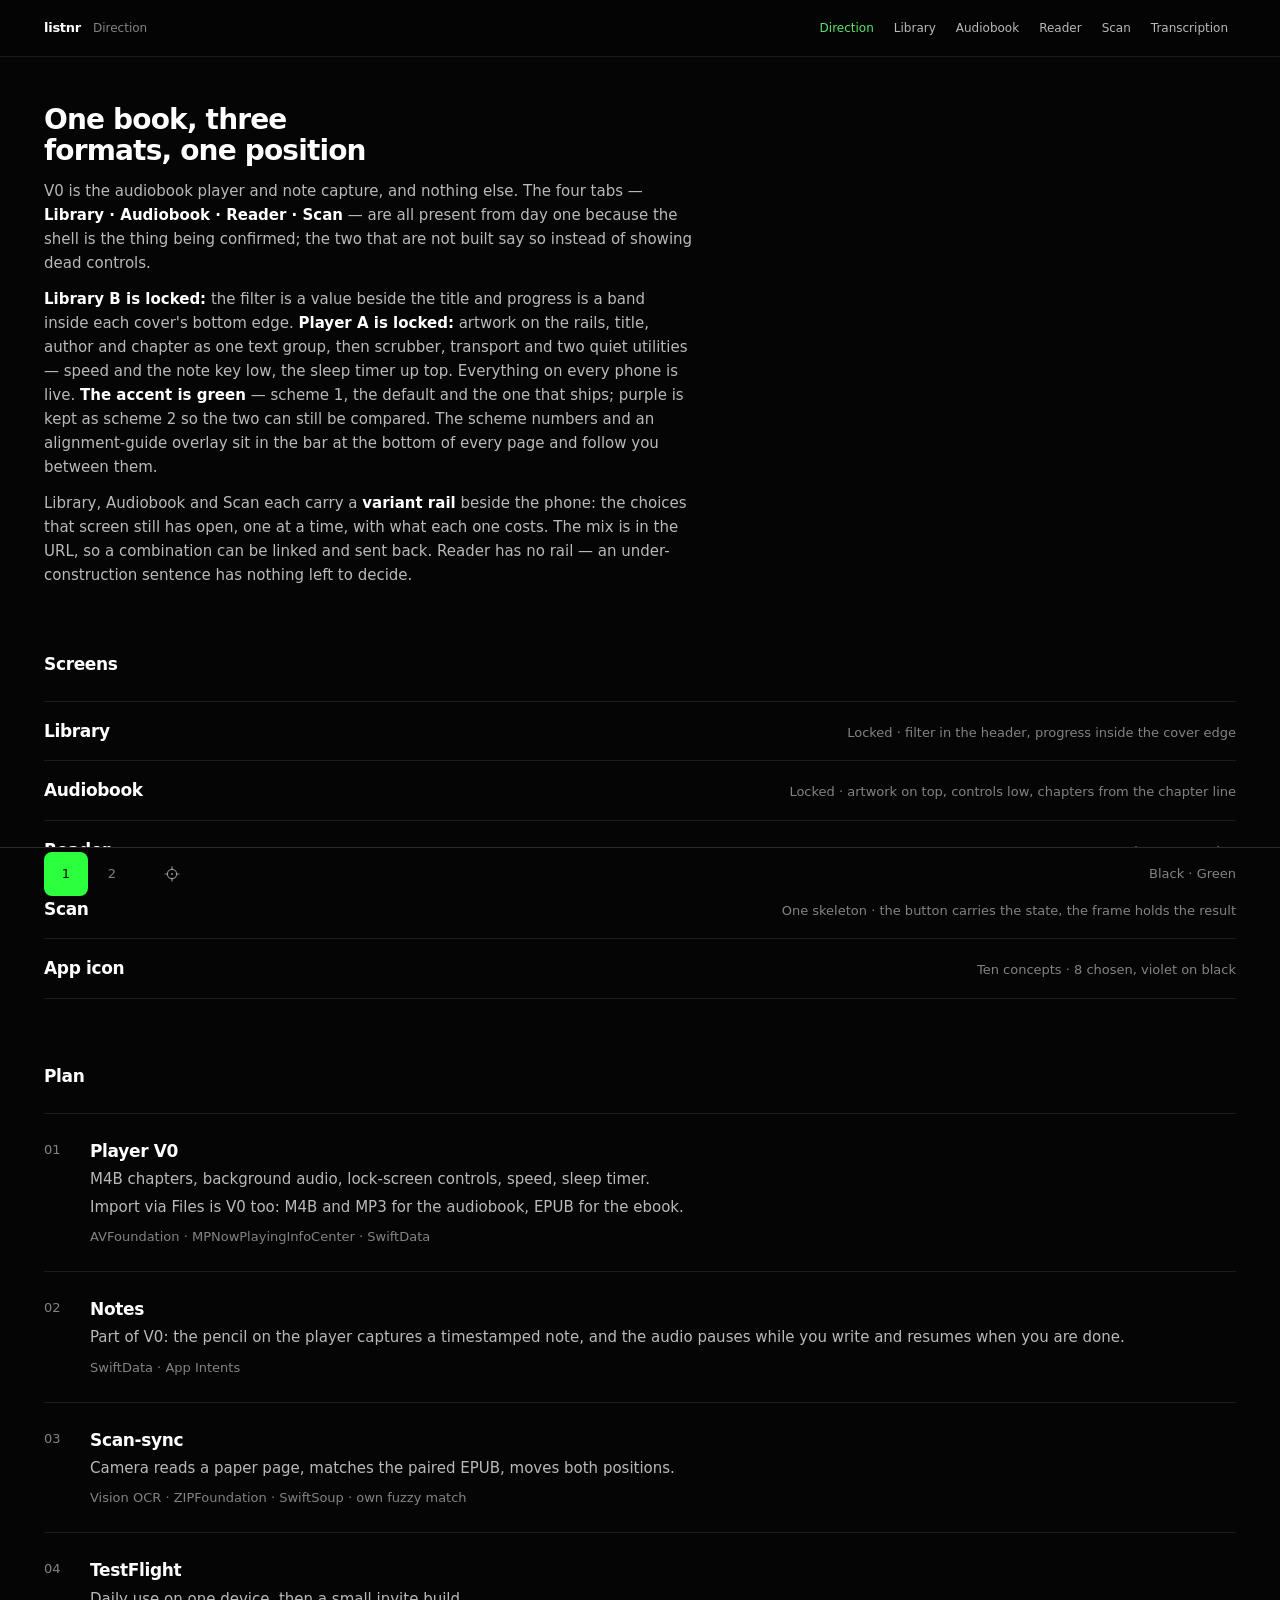
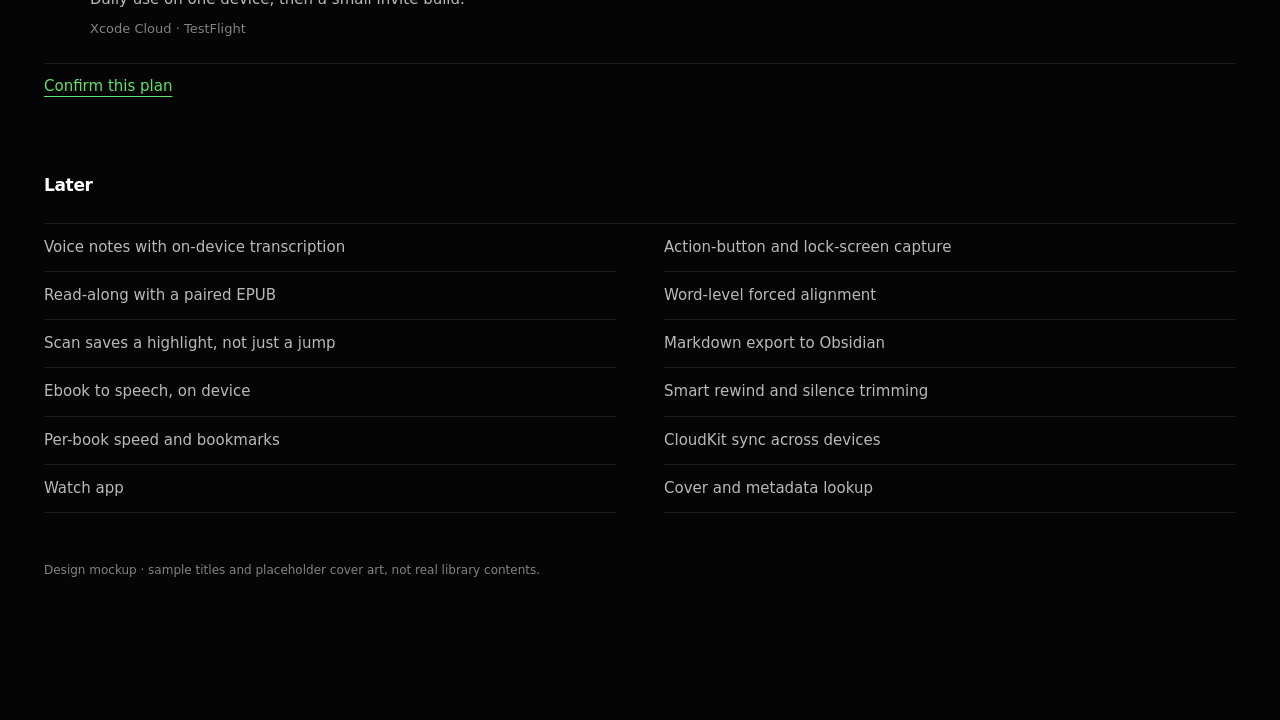
<file: docs/mockups/index.html>
<!DOCTYPE html>
<html lang="en" data-scheme="1" data-guides="0">
<head>
<meta charset="utf-8">
<meta name="viewport" content="width=device-width, initial-scale=1, viewport-fit=cover">
<meta name="theme-color" content="#050505">
<link rel="icon" href="favicon.svg">
<title>Listnr — Direction</title>
<link rel="stylesheet" href="kit.css">
</head>
<body>
<header class="pg-head"></header>

<div class="pg-intro">
  <h1>One book, three formats, one position</h1>
  <p>
    V0 is the audiobook player and note capture, and nothing else. The four tabs —
    <strong>Library · Audiobook · Reader · Scan</strong> — are all present from day one because the
    shell is the thing being confirmed; the two that are not built say so instead of showing dead
    controls.
  </p>
  <p>
    <strong>Library B is locked:</strong> the filter is a value beside the title and progress is a
    band inside each cover's bottom edge. <strong>Player A is locked:</strong> artwork on the rails,
    title, author and chapter as one text group, then scrubber, transport and two quiet utilities —
    speed and the note key low, the sleep timer up top.
    Everything on every phone is live. <strong>The accent is green</strong> — scheme 1, the default and
    the one that ships; purple is kept as scheme 2 so the two can still be compared. The scheme numbers
    and an alignment-guide overlay sit in the bar at the bottom of every page and follow you between them.
  </p>
  <p>
    Library, Audiobook and Scan each carry a <strong>variant rail</strong> beside the phone: the choices
    that screen still has open, one at a time, with what each one costs. The mix is in the URL, so a
    combination can be linked and sent back. Reader has no rail — an under-construction sentence has
    nothing left to decide.
  </p>
</div>

<div class="pg-sect">
  <h2 class="pg-h">Screens</h2>
  <nav class="linklist">
    <a href="library.html"><b>Library</b><span>Locked · filter in the header, progress inside the cover edge</span></a>
    <a href="audiobook.html"><b>Audiobook</b><span>Locked · artwork on top, controls low, chapters from the chapter line</span></a>
    <a href="reader.html"><b>Reader</b><span>Under construction</span></a>
    <a href="scan.html"><b>Scan</b><span>One skeleton · the button carries the state, the frame holds the result</span></a>
    <a href="icon.html"><b>App icon</b><span>Ten concepts · 8 chosen, violet on black</span></a>
  </nav>
</div>

<div class="pg-sect">
  <h2 class="pg-h">Plan</h2>
  <ol class="plan">
    <li><span class="n">01</span><div>
      <h3>Player V0</h3>
      <p>M4B chapters, background audio, lock-screen controls, speed, sleep timer.</p>
      <p>Import via Files is V0 too: M4B and MP3 for the audiobook, EPUB for the ebook.</p>
      <p class="k">AVFoundation · MPNowPlayingInfoCenter · SwiftData</p>
    </div></li>
    <li><span class="n">02</span><div>
      <h3>Notes</h3>
      <p>Part of V0: the pencil on the player captures a timestamped note, and the audio pauses while you write and resumes when you are done.</p>
      <p class="k">SwiftData · App Intents</p>
    </div></li>
    <li><span class="n">03</span><div>
      <h3>Scan-sync</h3>
      <p>Camera reads a paper page, matches the paired EPUB, moves both positions.</p>
      <p class="k">Vision OCR · ZIPFoundation · SwiftSoup · own fuzzy match</p>
    </div></li>
    <li><span class="n">04</span><div>
      <h3>TestFlight</h3>
      <p>Daily use on one device, then a small invite build.</p>
      <p class="k">Xcode Cloud · TestFlight</p>
    </div></li>
  </ol>
  <p class="pg-act"><button class="quiet-act" type="button" id="confirm" aria-pressed="false"><span>Confirm this plan</span></button></p>
</div>

<div class="pg-sect">
  <h2 class="pg-h">Later</h2>
  <ul class="later">
    <li>Voice notes with on-device transcription</li>
    <li>Action-button and lock-screen capture</li>
    <li>Read-along with a paired EPUB</li>
    <li>Word-level forced alignment</li>
    <li>Scan saves a highlight, not just a jump</li>
    <li>Markdown export to Obsidian</li>
    <li>Ebook to speech, on device</li>
    <li>Smart rewind and silence trimming</li>
    <li>Per-book speed and bookmarks</li>
    <li>CloudKit sync across devices</li>
    <li>Watch app</li>
    <li>Cover and metadata lookup</li>
  </ul>
</div>

<p class="colophon">Design mockup · sample titles and placeholder cover art, not real library contents.</p>

<script src="app.js"></script>
<script>
AB.chrome('index.html', 'Direction');
(function () {
  var btn = document.getElementById('confirm');
  btn.addEventListener('click', function () {
    if (btn.getAttribute('aria-pressed') === 'true') return;
    btn.setAttribute('aria-pressed', 'true');
    btn.innerHTML = AB.IC.check + '<span>Plan confirmed</span>';
  });
})();
</script>
</body>
</html>
</file>
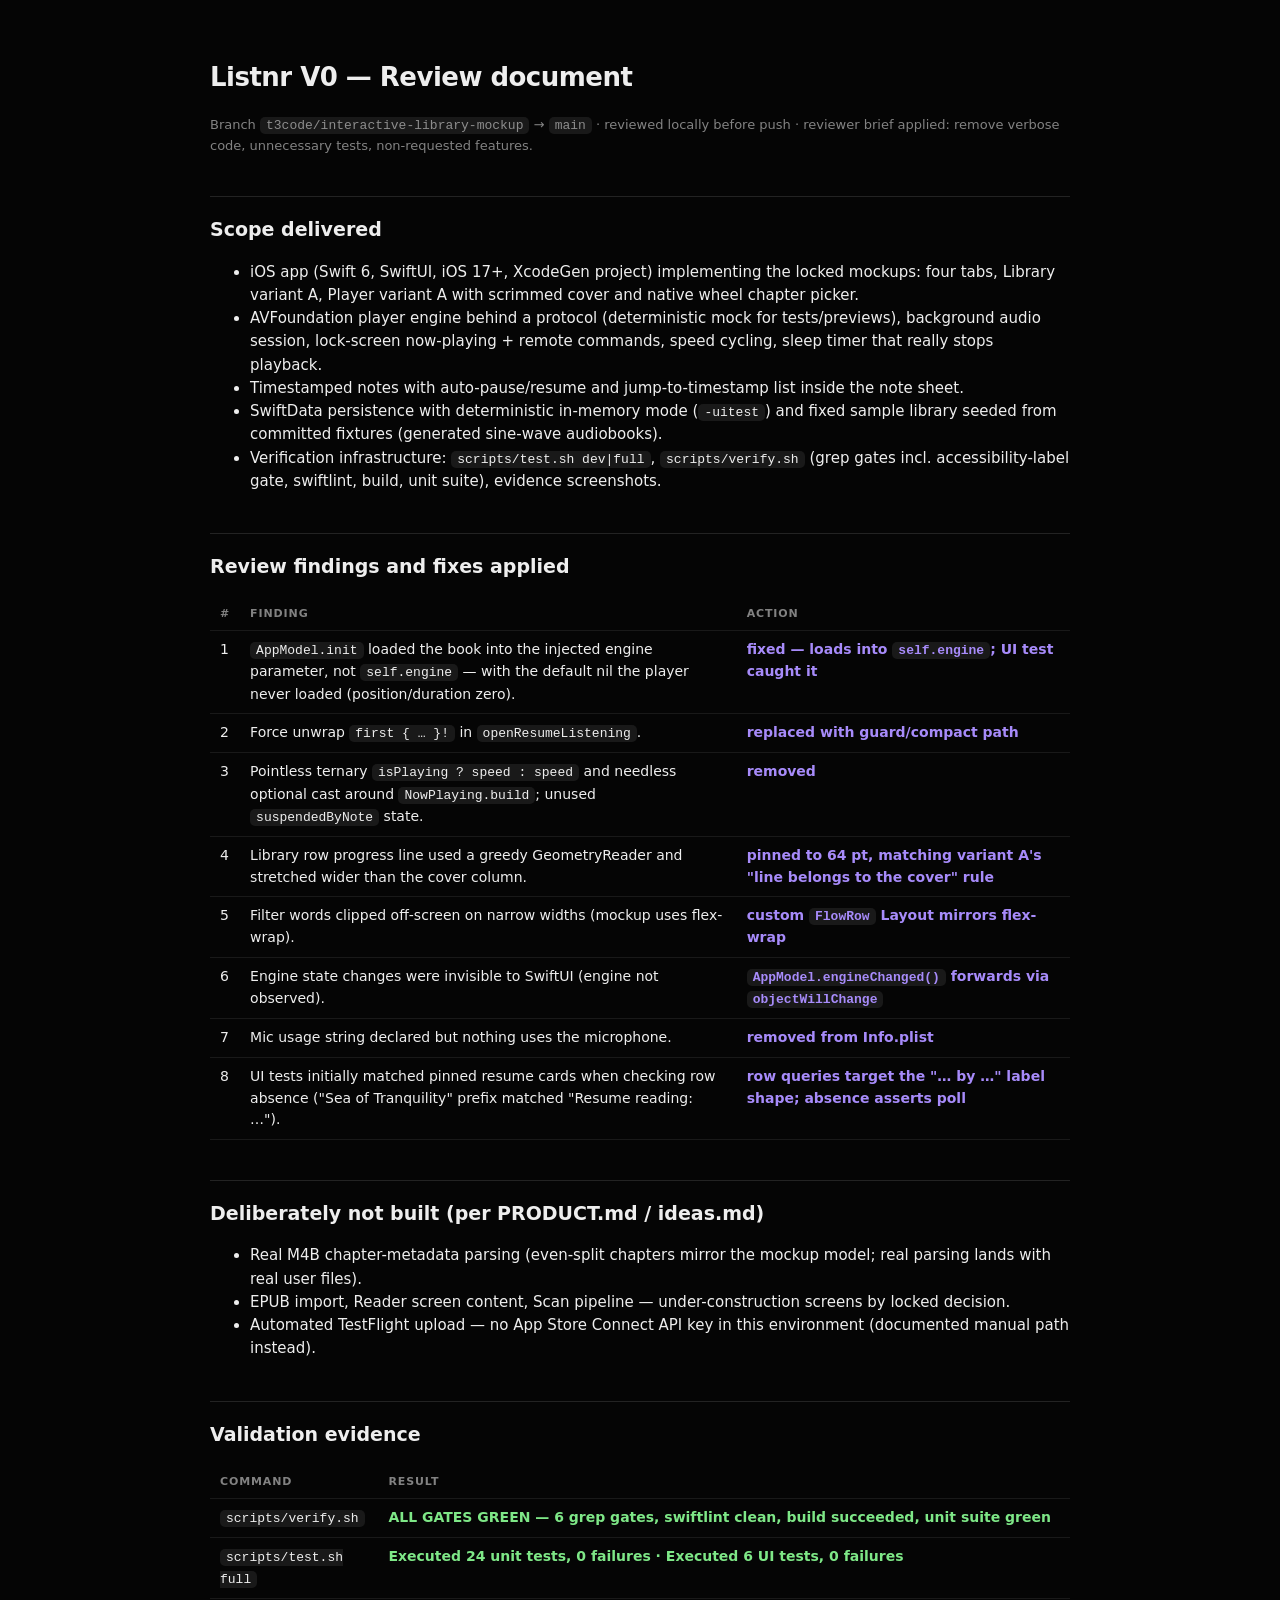
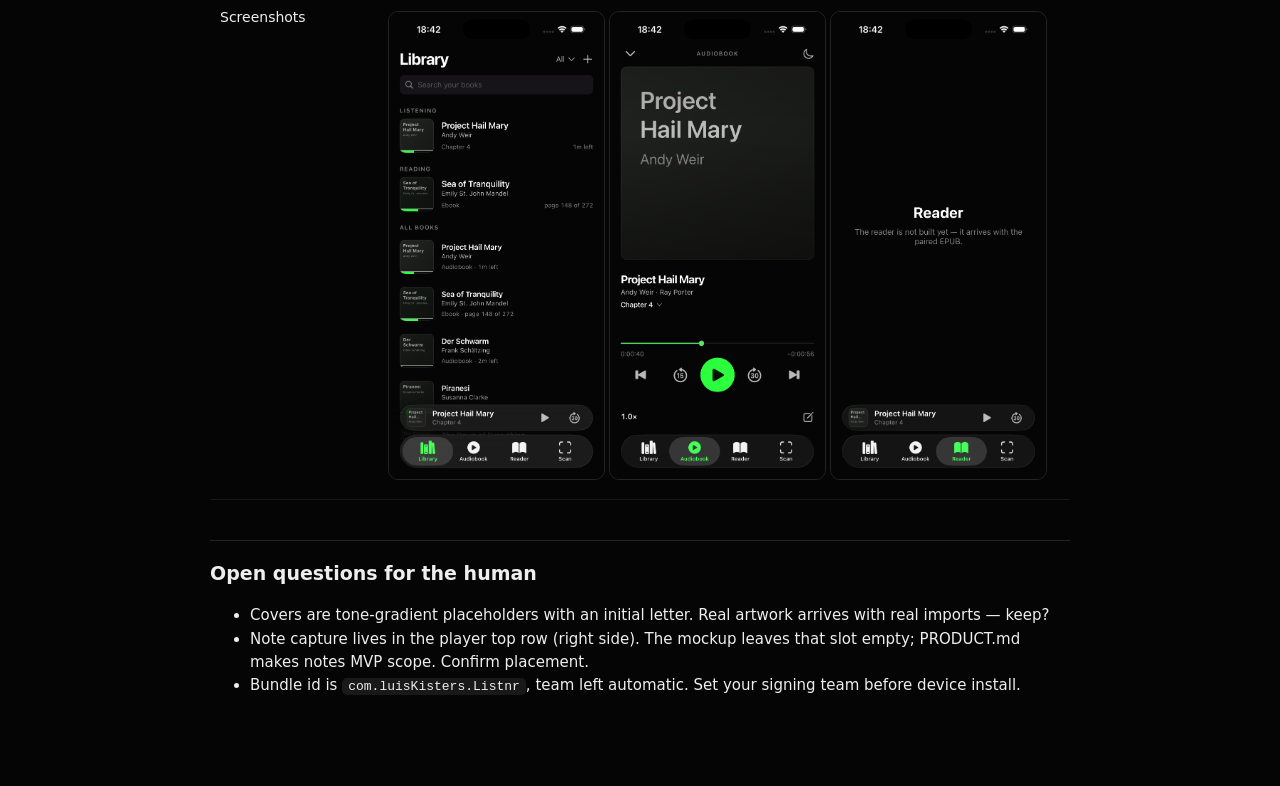
<file: docs/review-2026-08-22.html>
<!DOCTYPE html>
<html lang="en">
<head>
<meta charset="utf-8">
<meta name="viewport" content="width=device-width, initial-scale=1">
<title>Listnr V0 — Review 2026-08-22</title>
<style>
  :root { color-scheme: dark; }
  body { background:#050505; color:#eee; font:15px/1.55 -apple-system, system-ui, sans-serif;
         max-width: 860px; margin: 0 auto; padding: 40px 24px 80px; }
  h1 { font-size: 26px; letter-spacing: -0.02em; }
  h2 { font-size: 19px; margin-top: 40px; border-top: 1px solid rgba(255,255,255,.12); padding-top: 18px; }
  .meta { color: rgba(255,255,255,.5); font-size: 13px; }
  table { border-collapse: collapse; width: 100%; margin: 14px 0; }
  th, td { text-align: left; padding: 8px 10px; border-bottom: 1px solid rgba(255,255,255,.08);
           vertical-align: top; font-size: 14px; }
  th { color: rgba(255,255,255,.5); font-weight: 600; text-transform: uppercase; font-size: 11px; letter-spacing: .08em; }
  code { background: rgba(255,255,255,.08); padding: 1px 6px; border-radius: 5px; font-size: 13px; }
  .pass { color: #7ee787; font-weight: 600; }
  .fix  { color: #a78bfa; font-weight: 600; }
  img { max-width: 32%; border-radius: 10px; border: 1px solid rgba(255,255,255,.12); margin: 4px 4px 4px 0; }
</style>
</head>
<body>
<h1>Listnr V0 — Review document</h1>
<p class="meta">Branch <code>t3code/interactive-library-mockup</code> → <code>main</code> · reviewed locally before push ·
reviewer brief applied: remove verbose code, unnecessary tests, non-requested features.</p>

<h2>Scope delivered</h2>
<ul>
  <li>iOS app (Swift 6, SwiftUI, iOS 17+, XcodeGen project) implementing the locked mockups:
      four tabs, Library variant A, Player variant A with scrimmed cover and native wheel chapter picker.</li>
  <li>AVFoundation player engine behind a protocol (deterministic mock for tests/previews),
      background audio session, lock-screen now-playing + remote commands, speed cycling,
      sleep timer that really stops playback.</li>
  <li>Timestamped notes with auto-pause/resume and jump-to-timestamp list inside the note sheet.</li>
  <li>SwiftData persistence with deterministic in-memory mode (<code>-uitest</code>) and fixed sample library
      seeded from committed fixtures (generated sine-wave audiobooks).</li>
  <li>Verification infrastructure: <code>scripts/test.sh dev|full</code>, <code>scripts/verify.sh</code>
      (grep gates incl. accessibility-label gate, swiftlint, build, unit suite), evidence screenshots.</li>
</ul>

<h2>Review findings and fixes applied</h2>
<table>
  <tr><th>#</th><th>Finding</th><th>Action</th></tr>
  <tr><td>1</td><td><code>AppModel.init</code> loaded the book into the injected engine parameter, not <code>self.engine</code> — with the default nil the player never loaded (position/duration zero).</td><td class="fix">fixed — loads into <code>self.engine</code>; UI test caught it</td></tr>
  <tr><td>2</td><td>Force unwrap <code>first { … }!</code> in <code>openResumeListening</code>.</td><td class="fix">replaced with guard/compact path</td></tr>
  <tr><td>3</td><td>Pointless ternary <code>isPlaying ? speed : speed</code> and needless optional cast around <code>NowPlaying.build</code>; unused <code>suspendedByNote</code> state.</td><td class="fix">removed</td></tr>
  <tr><td>4</td><td>Library row progress line used a greedy GeometryReader and stretched wider than the cover column.</td><td class="fix">pinned to 64 pt, matching variant A's "line belongs to the cover" rule</td></tr>
  <tr><td>5</td><td>Filter words clipped off-screen on narrow widths (mockup uses flex-wrap).</td><td class="fix">custom <code>FlowRow</code> Layout mirrors flex-wrap</td></tr>
  <tr><td>6</td><td>Engine state changes were invisible to SwiftUI (engine not observed).</td><td class="fix"><code>AppModel.engineChanged()</code> forwards via <code>objectWillChange</code></td></tr>
  <tr><td>7</td><td>Mic usage string declared but nothing uses the microphone.</td><td class="fix">removed from Info.plist</td></tr>
  <tr><td>8</td><td>UI tests initially matched pinned resume cards when checking row absence ("Sea of Tranquility" prefix matched "Resume reading: …").</td><td class="fix">row queries target the "… by …" label shape; absence asserts poll</td></tr>
</table>

<h2>Deliberately not built (per PRODUCT.md / ideas.md)</h2>
<ul>
  <li>Real M4B chapter-metadata parsing (even-split chapters mirror the mockup model; real parsing lands with real user files).</li>
  <li>EPUB import, Reader screen content, Scan pipeline — under-construction screens by locked decision.</li>
  <li>Automated TestFlight upload — no App Store Connect API key in this environment (documented manual path instead).</li>
</ul>

<h2>Validation evidence</h2>
<table>
  <tr><th>Command</th><th>Result</th></tr>
  <tr><td><code>scripts/verify.sh</code></td><td class="pass">ALL GATES GREEN — 6 grep gates, swiftlint clean, build succeeded, unit suite green</td></tr>
  <tr><td><code>scripts/test.sh full</code></td><td class="pass">Executed 24 unit tests, 0 failures · Executed 6 UI tests, 0 failures</td></tr>
  <tr><td>Screenshots</td><td><img src="../artifacts/01-library.png" alt="Library"><img src="../artifacts/02-player.png" alt="Player"><img src="../artifacts/03-reader-construction.png" alt="Reader"></td></tr>
</table>

<h2>Open questions for the human</h2>
<ul>
  <li>Covers are tone-gradient placeholders with an initial letter. Real artwork arrives with real imports — keep?</li>
  <li>Note capture lives in the player top row (right side). The mockup leaves that slot empty; PRODUCT.md makes notes MVP scope. Confirm placement.</li>
  <li>Bundle id is <code>com.luisKisters.Listnr</code>, team left automatic. Set your signing team before device install.</li>
</ul>
</body>
</html>
</file>
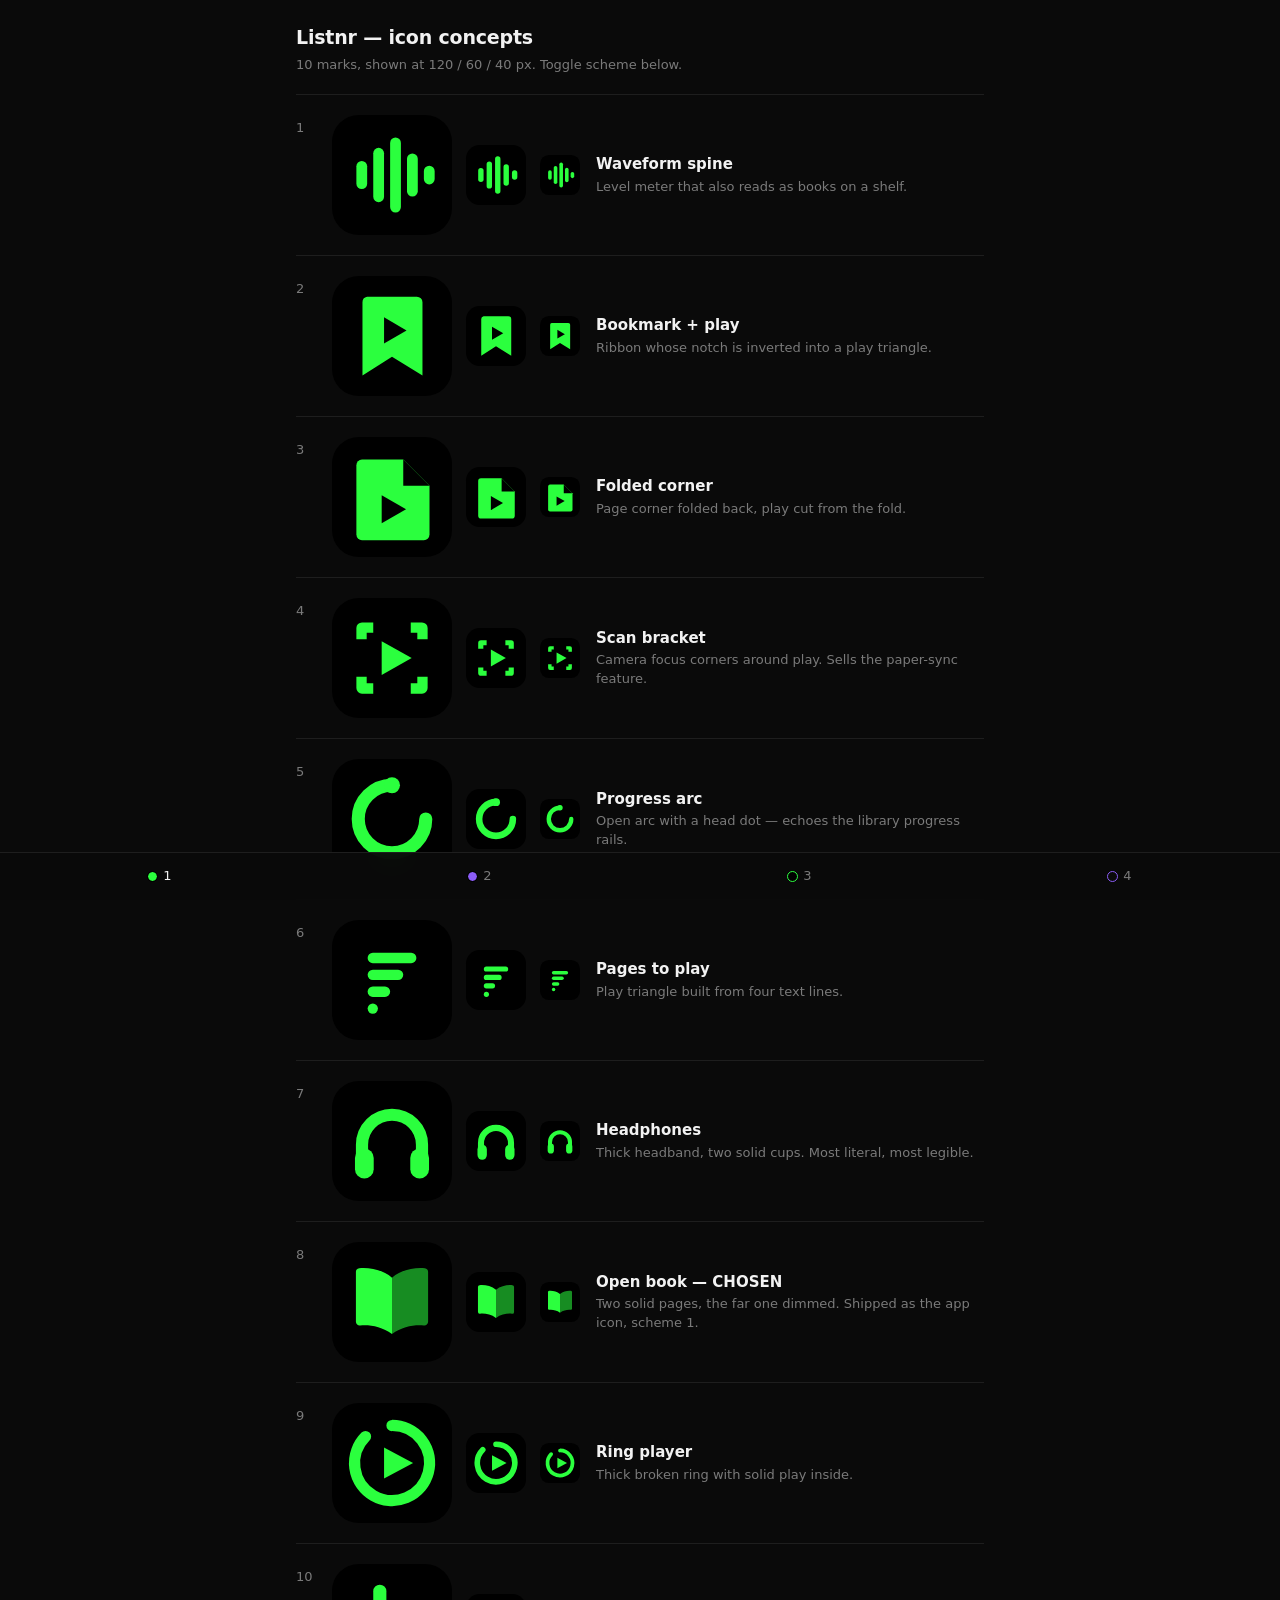
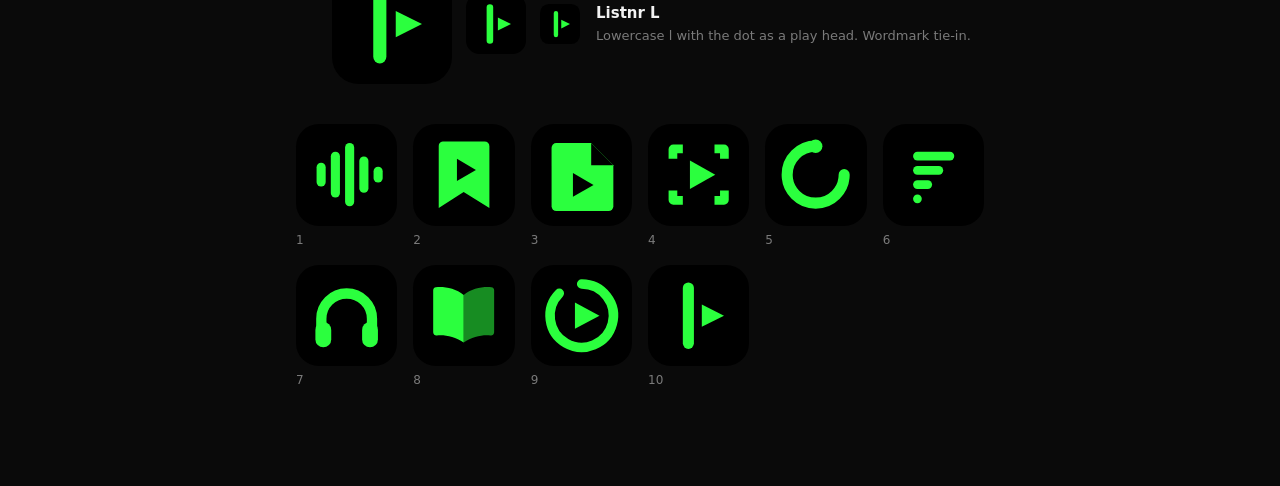
<file: mockups/icon.html>
<!DOCTYPE html>
<html lang="en">
<head>
<meta charset="utf-8">
<meta name="viewport" content="width=device-width, initial-scale=1, viewport-fit=cover">
<link rel="icon" href="favicon.svg">
<title>Listnr — icon concepts</title>
<style>
  :root {
    --bg: #000;
    --fg: #2bff3e;
    --page: #0a0a0a;
    --text: #f2f2f2;
    --muted: #7a7a7a;
    --line: #1e1e1e;
    --sp: 16px;
  }
  * { box-sizing: border-box; -webkit-tap-highlight-color: transparent; }
  html, body { margin: 0; background: var(--page); color: var(--text);
    font: 15px/1.45 -apple-system, BlinkMacSystemFont, "SF Pro Text", system-ui, sans-serif; }
  body { padding: var(--sp) var(--sp) 96px; max-width: 720px; margin: 0 auto; }

  header { padding: 8px 0 20px; }
  h1 { font-size: 19px; font-weight: 600; margin: 0; letter-spacing: -0.01em; }
  header p { margin: 4px 0 0; color: var(--muted); font-size: 13px; }

  .row { display: flex; align-items: center; gap: var(--sp);
         padding: 20px 0; border-top: 1px solid var(--line); }
  .num { width: 20px; flex: none; color: var(--muted); font-size: 13px;
         font-variant-numeric: tabular-nums; align-self: flex-start; padding-top: 4px; }
  .sizes { display: flex; align-items: center; gap: 14px; flex: none; }
  .meta { min-width: 0; }
  .meta b { display: block; font-weight: 600; font-size: 15px; }
  .meta span { display: block; color: var(--muted); font-size: 13px; margin-top: 2px; }

  svg { display: block; border-radius: 22.37%; }
  .s180 { width: 84px; height: 84px; }
  .s60  { width: 60px; height: 60px; }
  .s40  { width: 40px; height: 40px; }
  @media (min-width: 560px) { .s180 { width: 120px; height: 120px; } }

  .big { display: grid; grid-template-columns: repeat(auto-fill, minmax(96px, 1fr));
         gap: var(--sp); padding: 20px 0 0; }
  .big svg { width: 100%; height: auto; }
  .big figure { margin: 0; }
  .big figcaption { color: var(--muted); font-size: 12px; margin-top: 6px;
                    font-variant-numeric: tabular-nums; }

  .bar { position: fixed; left: 0; right: 0; bottom: 0; display: flex; gap: 0;
         background: rgba(10,10,10,0.94); backdrop-filter: blur(12px);
         border-top: 1px solid var(--line); padding-bottom: env(safe-area-inset-bottom); }
  .bar button { flex: 1; background: none; border: 0; color: var(--muted);
         font: inherit; font-size: 13px; padding: 14px 0; cursor: pointer; }
  .bar button[aria-pressed="true"] { color: var(--text); }
  .swatch { display: inline-block; width: 9px; height: 9px; border-radius: 50%;
            margin-right: 6px; vertical-align: -1px; }
</style>
</head>
<body>

<header>
  <h1>Listnr — icon concepts</h1>
  <p>10 marks, shown at 120 / 60 / 40 px. Toggle scheme below.</p>
</header>

<div id="rows"></div>

<div class="big" id="big"></div>

<nav class="bar" id="bar"></nav>

<script>
const SCHEMES = [
  { name: "lime",       bg: "#000000", fg: "#2bff3e" },
  { name: "purple",     bg: "#000000", fg: "#8B5CF6" },
  { name: "lime inv",   bg: "#2bff3e", fg: "#000000" },
  { name: "purple inv", bg: "#8B5CF6", fg: "#0a0a0a" },
];

// Each icon: 512x512 viewBox, single accent shape on the ground colour.
const ICONS = [
  {
    title: "Waveform spine",
    note: "Level meter that also reads as books on a shelf.",
    body: `
      <rect x="104" y="196" width="46" height="120" rx="23"/>
      <rect x="176" y="140" width="46" height="232" rx="23"/>
      <rect x="248" y="96"  width="46" height="320" rx="23"/>
      <rect x="320" y="164" width="46" height="184" rx="23"/>
      <rect x="392" y="216" width="46" height="80"  rx="23"/>`
  },
  {
    title: "Bookmark + play",
    note: "Ribbon whose notch is inverted into a play triangle.",
    body: `
      <path d="M150 88h212a24 24 0 0 1 24 24v312L256 344 130 424V112a24 24 0 0 1 20-24z"
            fill-rule="evenodd"/>
      <path d="M222 176l96 56-96 56z" fill="var(--icon-bg)"/>`
  },
  {
    title: "Folded corner",
    note: "Page corner folded back, play cut from the fold.",
    body: `
      <path d="M128 96h176l112 112v208a24 24 0 0 1-24 24H128a24 24 0 0 1-24-24V120a24 24 0 0 1 24-24z"/>
      <path d="M304 96l112 112H304z" fill="var(--icon-bg)"/>
      <path d="M212 248l104 60-104 60z" fill="var(--icon-bg)"/>`
  },
  {
    title: "Scan bracket",
    note: "Camera focus corners around play. Sells the paper-sync feature.",
    body: `
      <path d="M104 176v-48a24 24 0 0 1 24-24h48v44h-28v28zM408 176v-48a24 24 0 0 0-24-24h-48v44h28v28z"/>
      <path d="M104 336v48a24 24 0 0 0 24 24h48v-44h-28v-28zM408 336v48a24 24 0 0 1-24 24h-48v-44h28v-28z"/>
      <path d="M212 184l128 72-128 72z"/>`
  },
  {
    title: "Progress arc",
    note: "Open arc with a head dot — echoes the library progress rails.",
    body: `
      <path d="M256 112a144 144 0 1 0 144 144" fill="none" stroke="var(--icon-fg)"
            stroke-width="56" stroke-linecap="round"/>
      <circle cx="256" cy="112" r="34"/>`
  },
  {
    title: "Pages to play",
    note: "Play triangle built from four text lines.",
    body: `
      <rect x="152" y="140" width="208" height="44" rx="22"/>
      <rect x="152" y="212" width="152" height="44" rx="22"/>
      <rect x="152" y="284" width="96"  height="44" rx="22"/>
      <rect x="152" y="356" width="44"  height="44" rx="22"/>`
  },
  {
    title: "Headphones",
    note: "Thick headband, two solid cups. Most literal, most legible.",
    body: `
      <path d="M128 312v-40a128 128 0 0 1 256 0v40" fill="none" stroke="var(--icon-fg)"
            stroke-width="52" stroke-linecap="round"/>
      <rect x="98"  y="288" width="80" height="128" rx="40"/>
      <rect x="334" y="288" width="80" height="128" rx="40"/>`
  },
  {
    title: "Open book — CHOSEN",
    note: "Two solid pages, the far one dimmed. Shipped as the app icon, scheme 1.",
    body: `
      <path d="M256 152c-40-34-96-44-140-40a16 16 0 0 0-14 16v212a16 16 0 0 0 18 16c40-4 92 4 136 36z"/>
      <path d="M256 152c40-34 96-44 140-40a16 16 0 0 1 14 16v212a16 16 0 0 1-18 16c-40-4-92 4-136 36z"
            opacity="0.55"/>`
  },
  {
    title: "Ring player",
    note: "Thick broken ring with solid play inside.",
    body: `
      <path d="M256 96a160 160 0 1 1-113 47" fill="none" stroke="var(--icon-fg)"
            stroke-width="48" stroke-linecap="round"/>
      <path d="M222 190l124 66-124 66z"/>`
  },
  {
    title: "Listnr L",
    note: "Lowercase l with the dot as a play head. Wordmark tie-in.",
    body: `
      <rect x="176" y="88" width="56" height="336" rx="28"/>
      <path d="M272 200l112 56-112 56z"/>`
  },
];

function svg(icon, size) {
  return `<svg class="s${size}" viewBox="0 0 512 512" role="img" aria-label="${icon.title}"
            style="background:var(--icon-bg)">
    <g fill="var(--icon-fg)">${icon.body}</g>
  </svg>`;
}

const rows = document.getElementById("rows");
const big = document.getElementById("big");
rows.innerHTML = ICONS.map((ic, i) => `
  <div class="row">
    <div class="num">${i + 1}</div>
    <div class="sizes">${svg(ic, 180)}${svg(ic, 60)}${svg(ic, 40)}</div>
    <div class="meta"><b>${ic.title}</b><span>${ic.note}</span></div>
  </div>`).join("");
big.innerHTML = ICONS.map((ic, i) => `
  <figure>${svg(ic, 180).replace('class="s180"', "")}
  <figcaption>${i + 1}</figcaption></figure>`).join("");

const bar = document.getElementById("bar");
bar.innerHTML = SCHEMES.map((s, i) => `
  <button data-i="${i}" aria-pressed="${i === 0}">
    <span class="swatch" style="background:${s.fg};outline:1px solid ${s.bg}"></span>${i + 1}
  </button>`).join("");

function apply(i) {
  const s = SCHEMES[i];
  document.documentElement.style.setProperty("--icon-bg", s.bg);
  document.documentElement.style.setProperty("--icon-fg", s.fg);
  bar.querySelectorAll("button").forEach(b =>
    b.setAttribute("aria-pressed", String(+b.dataset.i === i)));
}
bar.addEventListener("click", e => {
  const b = e.target.closest("button");
  if (b) apply(+b.dataset.i);
});
apply(0);
</script>
</body>
</html>
</file>
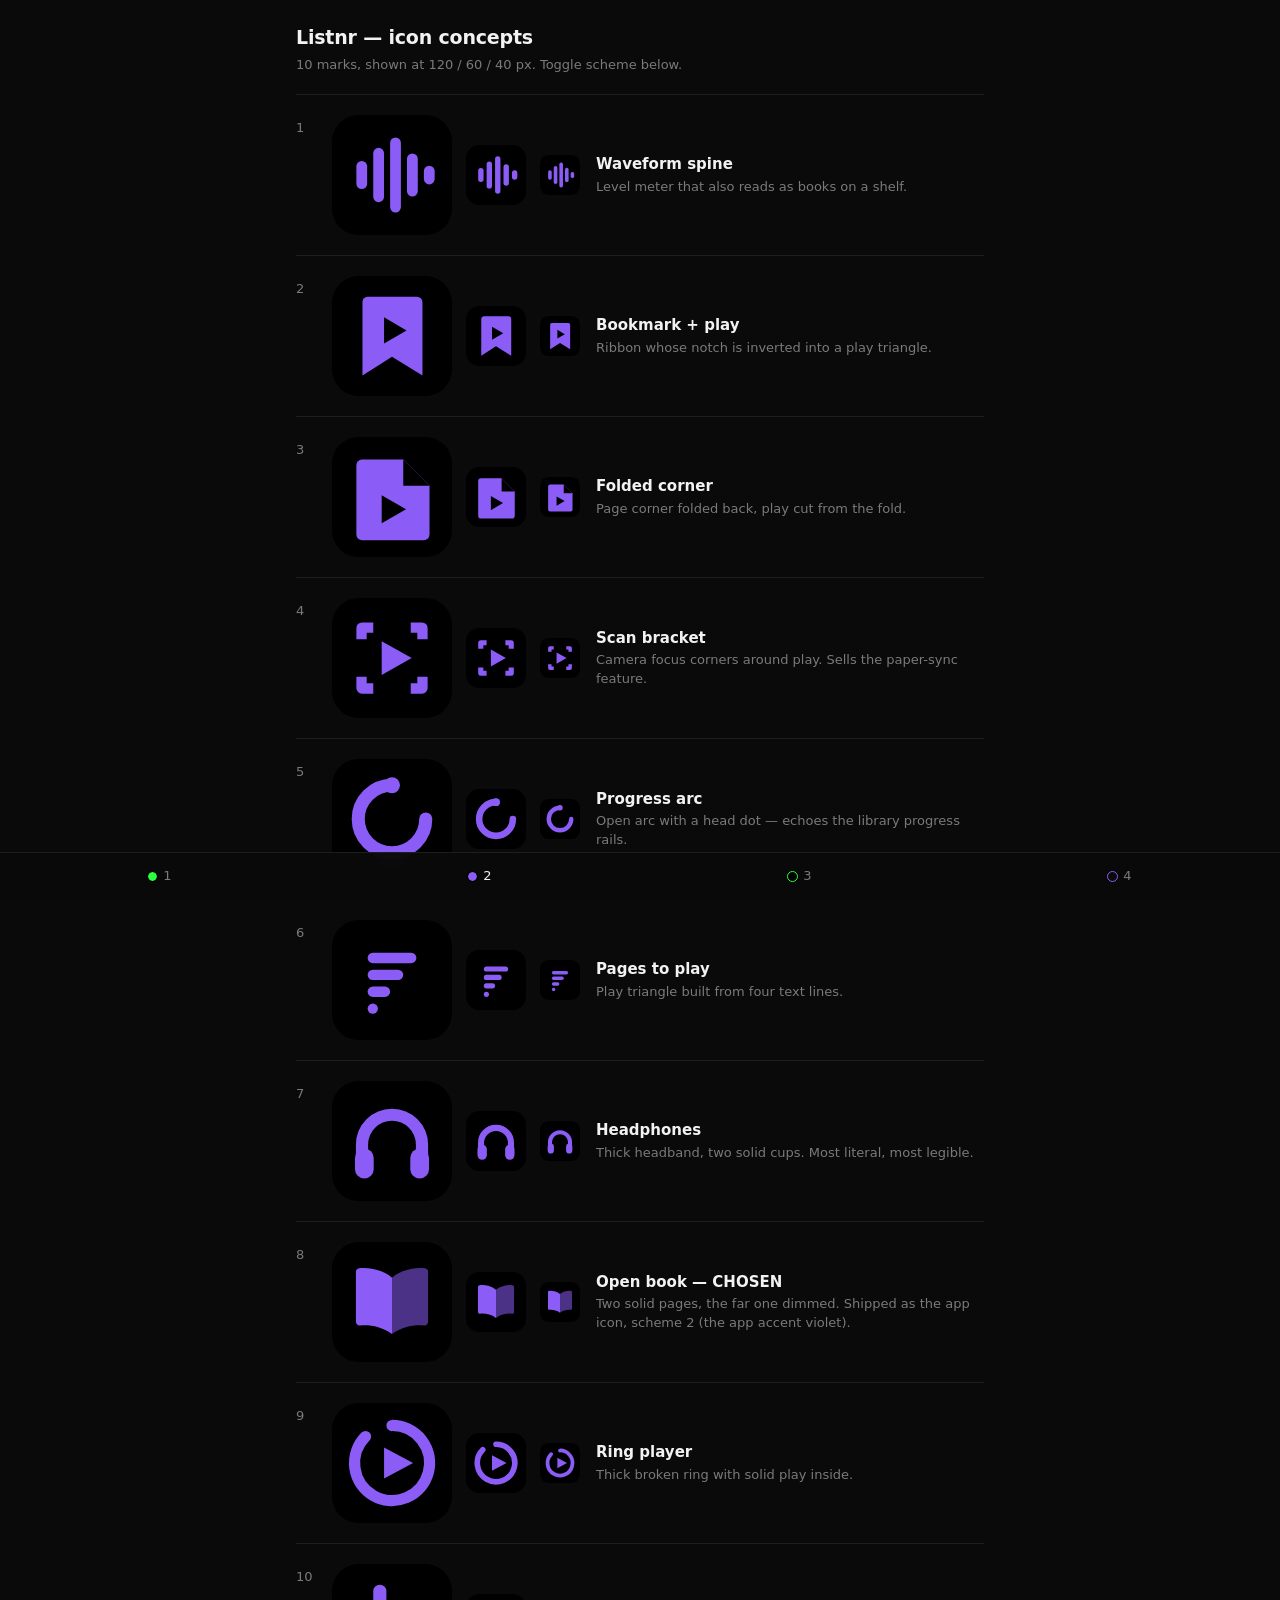
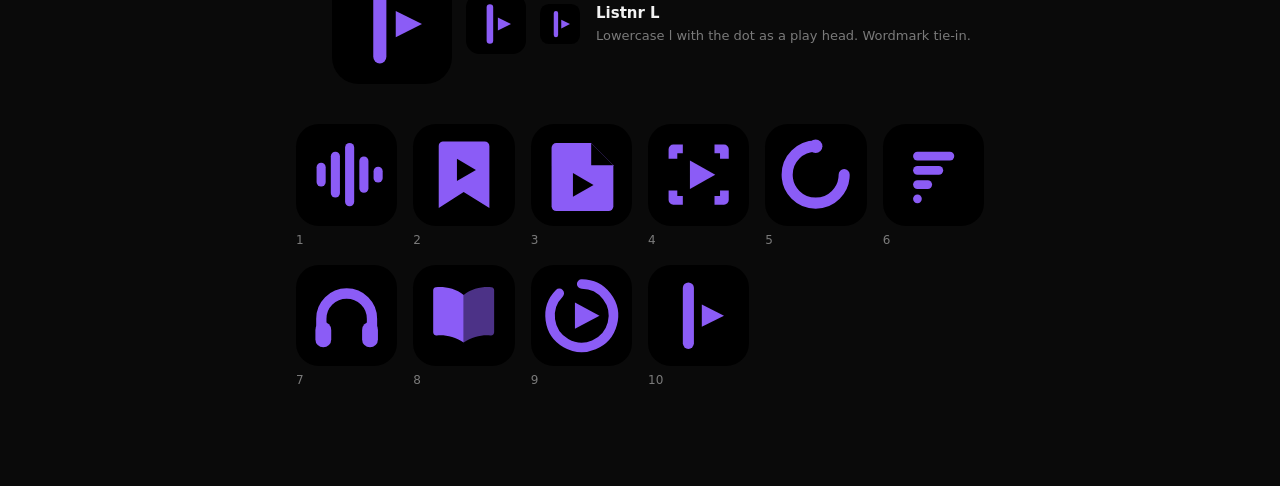
<file: docs/mockups/icon.html>
<!DOCTYPE html>
<html lang="en">
<head>
<meta charset="utf-8">
<meta name="viewport" content="width=device-width, initial-scale=1, viewport-fit=cover">
<link rel="icon" href="favicon.svg">
<title>Listnr — icon concepts</title>
<style>
  :root {
    --bg: #000;
    --fg: #2bff3e;
    --page: #0a0a0a;
    --text: #f2f2f2;
    --muted: #7a7a7a;
    --line: #1e1e1e;
    --sp: 16px;
  }
  * { box-sizing: border-box; -webkit-tap-highlight-color: transparent; }
  html, body { margin: 0; background: var(--page); color: var(--text);
    font: 15px/1.45 -apple-system, BlinkMacSystemFont, "SF Pro Text", system-ui, sans-serif; }
  body { padding: var(--sp) var(--sp) 96px; max-width: 720px; margin: 0 auto; }

  header { padding: 8px 0 20px; }
  h1 { font-size: 19px; font-weight: 600; margin: 0; letter-spacing: -0.01em; }
  header p { margin: 4px 0 0; color: var(--muted); font-size: 13px; }

  .row { display: flex; align-items: center; gap: var(--sp);
         padding: 20px 0; border-top: 1px solid var(--line); }
  .num { width: 20px; flex: none; color: var(--muted); font-size: 13px;
         font-variant-numeric: tabular-nums; align-self: flex-start; padding-top: 4px; }
  .sizes { display: flex; align-items: center; gap: 14px; flex: none; }
  .meta { min-width: 0; }
  .meta b { display: block; font-weight: 600; font-size: 15px; }
  .meta span { display: block; color: var(--muted); font-size: 13px; margin-top: 2px; }

  svg { display: block; border-radius: 22.37%; }
  .s180 { width: 84px; height: 84px; }
  .s60  { width: 60px; height: 60px; }
  .s40  { width: 40px; height: 40px; }
  @media (min-width: 560px) { .s180 { width: 120px; height: 120px; } }

  .big { display: grid; grid-template-columns: repeat(auto-fill, minmax(96px, 1fr));
         gap: var(--sp); padding: 20px 0 0; }
  .big svg { width: 100%; height: auto; }
  .big figure { margin: 0; }
  .big figcaption { color: var(--muted); font-size: 12px; margin-top: 6px;
                    font-variant-numeric: tabular-nums; }

  .bar { position: fixed; left: 0; right: 0; bottom: 0; display: flex; gap: 0;
         background: rgba(10,10,10,0.94); backdrop-filter: blur(12px);
         border-top: 1px solid var(--line); padding-bottom: env(safe-area-inset-bottom); }
  .bar button { flex: 1; background: none; border: 0; color: var(--muted);
         font: inherit; font-size: 13px; padding: 14px 0; cursor: pointer; }
  .bar button[aria-pressed="true"] { color: var(--text); }
  .swatch { display: inline-block; width: 9px; height: 9px; border-radius: 50%;
            margin-right: 6px; vertical-align: -1px; }
</style>
</head>
<body>

<header>
  <h1>Listnr — icon concepts</h1>
  <p>10 marks, shown at 120 / 60 / 40 px. Toggle scheme below.</p>
</header>

<div id="rows"></div>

<div class="big" id="big"></div>

<nav class="bar" id="bar"></nav>

<script>
const SCHEMES = [
  { name: "lime",       bg: "#000000", fg: "#2bff3e" },
  { name: "purple",     bg: "#000000", fg: "#8B5CF6" },
  { name: "lime inv",   bg: "#2bff3e", fg: "#000000" },
  { name: "purple inv", bg: "#8B5CF6", fg: "#0a0a0a" },
];

// Each icon: 512x512 viewBox, single accent shape on the ground colour.
const ICONS = [
  {
    title: "Waveform spine",
    note: "Level meter that also reads as books on a shelf.",
    body: `
      <rect x="104" y="196" width="46" height="120" rx="23"/>
      <rect x="176" y="140" width="46" height="232" rx="23"/>
      <rect x="248" y="96"  width="46" height="320" rx="23"/>
      <rect x="320" y="164" width="46" height="184" rx="23"/>
      <rect x="392" y="216" width="46" height="80"  rx="23"/>`
  },
  {
    title: "Bookmark + play",
    note: "Ribbon whose notch is inverted into a play triangle.",
    body: `
      <path d="M150 88h212a24 24 0 0 1 24 24v312L256 344 130 424V112a24 24 0 0 1 20-24z"
            fill-rule="evenodd"/>
      <path d="M222 176l96 56-96 56z" fill="var(--icon-bg)"/>`
  },
  {
    title: "Folded corner",
    note: "Page corner folded back, play cut from the fold.",
    body: `
      <path d="M128 96h176l112 112v208a24 24 0 0 1-24 24H128a24 24 0 0 1-24-24V120a24 24 0 0 1 24-24z"/>
      <path d="M304 96l112 112H304z" fill="var(--icon-bg)"/>
      <path d="M212 248l104 60-104 60z" fill="var(--icon-bg)"/>`
  },
  {
    title: "Scan bracket",
    note: "Camera focus corners around play. Sells the paper-sync feature.",
    body: `
      <path d="M104 176v-48a24 24 0 0 1 24-24h48v44h-28v28zM408 176v-48a24 24 0 0 0-24-24h-48v44h28v28z"/>
      <path d="M104 336v48a24 24 0 0 0 24 24h48v-44h-28v-28zM408 336v48a24 24 0 0 1-24 24h-48v-44h28v-28z"/>
      <path d="M212 184l128 72-128 72z"/>`
  },
  {
    title: "Progress arc",
    note: "Open arc with a head dot — echoes the library progress rails.",
    body: `
      <path d="M256 112a144 144 0 1 0 144 144" fill="none" stroke="var(--icon-fg)"
            stroke-width="56" stroke-linecap="round"/>
      <circle cx="256" cy="112" r="34"/>`
  },
  {
    title: "Pages to play",
    note: "Play triangle built from four text lines.",
    body: `
      <rect x="152" y="140" width="208" height="44" rx="22"/>
      <rect x="152" y="212" width="152" height="44" rx="22"/>
      <rect x="152" y="284" width="96"  height="44" rx="22"/>
      <rect x="152" y="356" width="44"  height="44" rx="22"/>`
  },
  {
    title: "Headphones",
    note: "Thick headband, two solid cups. Most literal, most legible.",
    body: `
      <path d="M128 312v-40a128 128 0 0 1 256 0v40" fill="none" stroke="var(--icon-fg)"
            stroke-width="52" stroke-linecap="round"/>
      <rect x="98"  y="288" width="80" height="128" rx="40"/>
      <rect x="334" y="288" width="80" height="128" rx="40"/>`
  },
  {
    title: "Open book — CHOSEN",
    note: "Two solid pages, the far one dimmed. Shipped as the app icon, scheme 2 (the app accent violet).",
    body: `
      <path d="M256 152c-40-34-96-44-140-40a16 16 0 0 0-14 16v212a16 16 0 0 0 18 16c40-4 92 4 136 36z"/>
      <path d="M256 152c40-34 96-44 140-40a16 16 0 0 1 14 16v212a16 16 0 0 1-18 16c-40-4-92 4-136 36z"
            opacity="0.55"/>`
  },
  {
    title: "Ring player",
    note: "Thick broken ring with solid play inside.",
    body: `
      <path d="M256 96a160 160 0 1 1-113 47" fill="none" stroke="var(--icon-fg)"
            stroke-width="48" stroke-linecap="round"/>
      <path d="M222 190l124 66-124 66z"/>`
  },
  {
    title: "Listnr L",
    note: "Lowercase l with the dot as a play head. Wordmark tie-in.",
    body: `
      <rect x="176" y="88" width="56" height="336" rx="28"/>
      <path d="M272 200l112 56-112 56z"/>`
  },
];

function svg(icon, size) {
  return `<svg class="s${size}" viewBox="0 0 512 512" role="img" aria-label="${icon.title}"
            style="background:var(--icon-bg)">
    <g fill="var(--icon-fg)">${icon.body}</g>
  </svg>`;
}

const rows = document.getElementById("rows");
const big = document.getElementById("big");
rows.innerHTML = ICONS.map((ic, i) => `
  <div class="row">
    <div class="num">${i + 1}</div>
    <div class="sizes">${svg(ic, 180)}${svg(ic, 60)}${svg(ic, 40)}</div>
    <div class="meta"><b>${ic.title}</b><span>${ic.note}</span></div>
  </div>`).join("");
big.innerHTML = ICONS.map((ic, i) => `
  <figure>${svg(ic, 180).replace('class="s180"', "")}
  <figcaption>${i + 1}</figcaption></figure>`).join("");

const bar = document.getElementById("bar");
bar.innerHTML = SCHEMES.map((s, i) => `
  <button data-i="${i}" aria-pressed="${i === 1}">
    <span class="swatch" style="background:${s.fg};outline:1px solid ${s.bg}"></span>${i + 1}
  </button>`).join("");

function apply(i) {
  const s = SCHEMES[i];
  document.documentElement.style.setProperty("--icon-bg", s.bg);
  document.documentElement.style.setProperty("--icon-fg", s.fg);
  bar.querySelectorAll("button").forEach(b =>
    b.setAttribute("aria-pressed", String(+b.dataset.i === i)));
}
bar.addEventListener("click", e => {
  const b = e.target.closest("button");
  if (b) apply(+b.dataset.i);
});
apply(1);
</script>
</body>
</html>
</file>
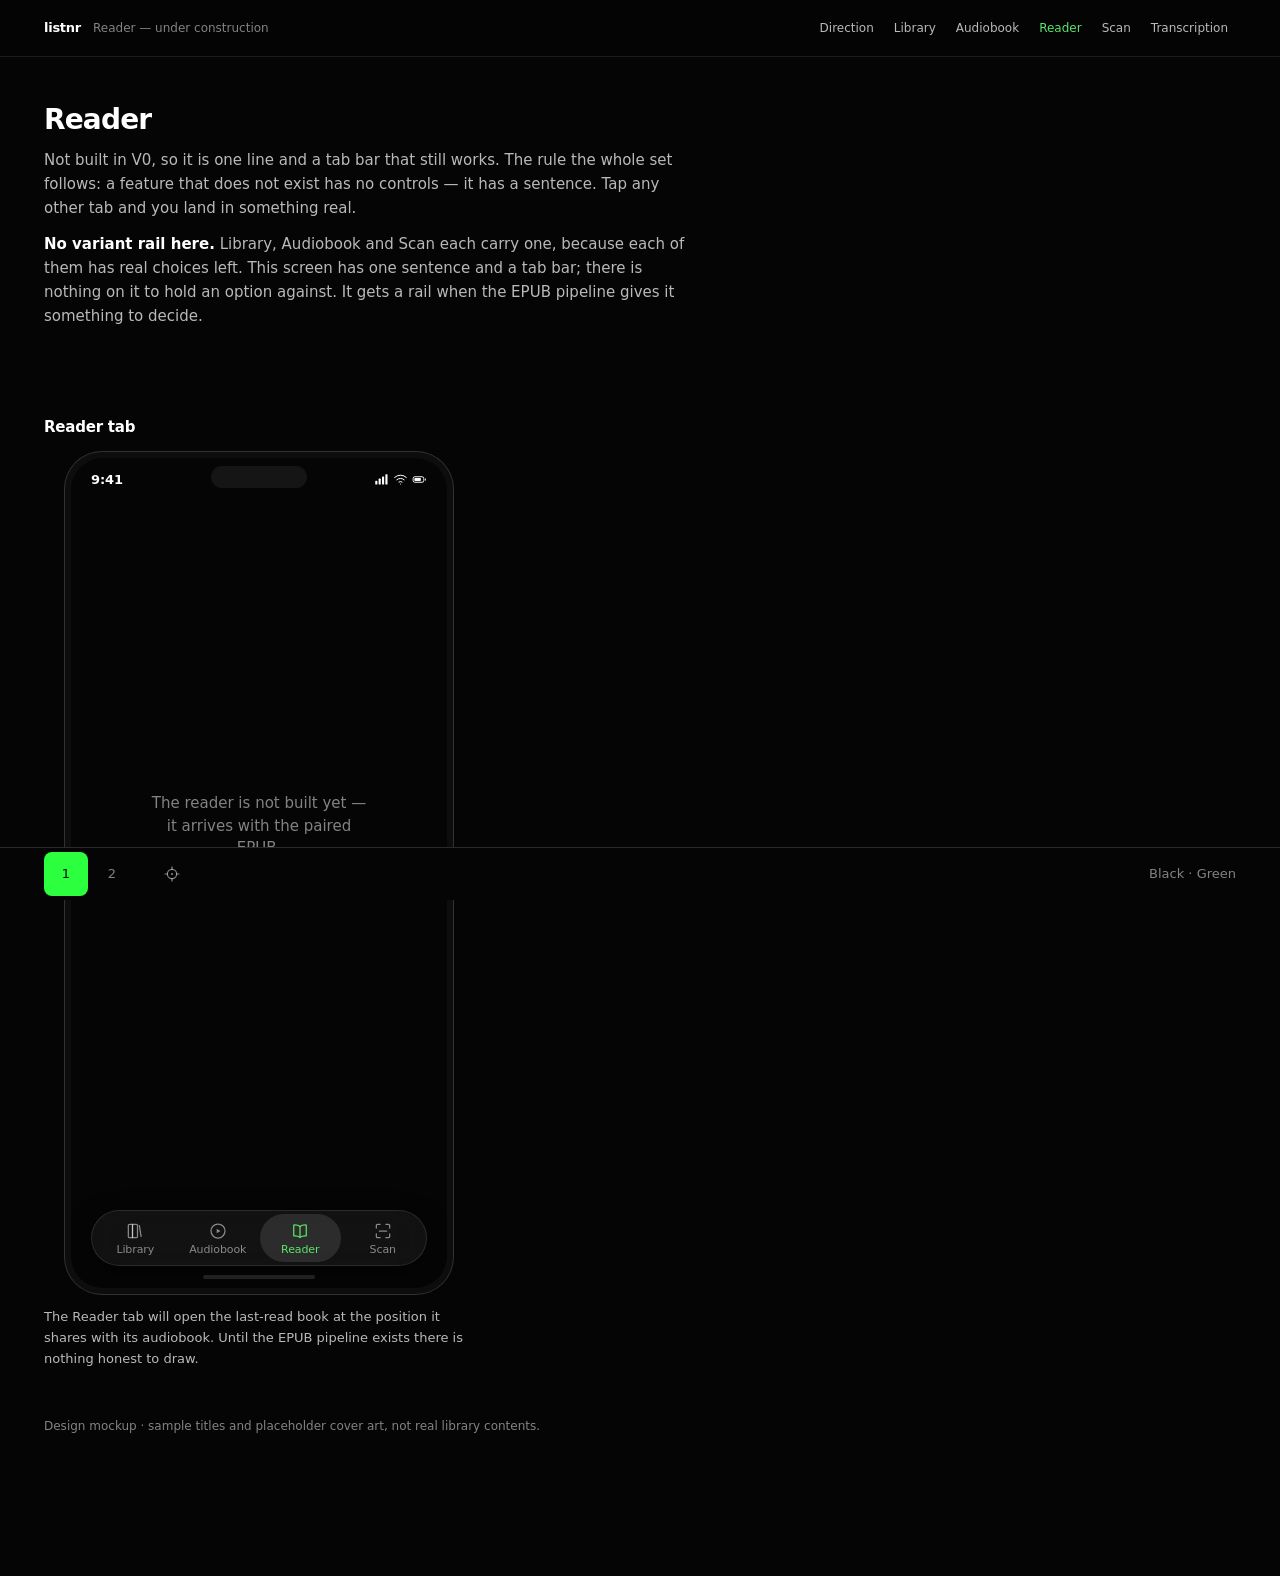
<file: docs/mockups/reader.html>
<!DOCTYPE html>
<html lang="en" data-scheme="1" data-guides="0">
<head>
<meta charset="utf-8">
<meta name="viewport" content="width=device-width, initial-scale=1, viewport-fit=cover">
<meta name="theme-color" content="#050505">
<link rel="icon" href="favicon.svg">
<title>Listnr — Reader</title>
<link rel="stylesheet" href="kit.css">
</head>
<body>
<header class="pg-head"></header>

<div class="pg-intro">
  <h1>Reader</h1>
  <p>
    Not built in V0, so it is one line and a tab bar that still works. The rule the whole set
    follows: a feature that does not exist has no controls — it has a sentence. Tap any other tab and
    you land in something real.
  </p>
  <p>
    <strong>No variant rail here.</strong> Library, Audiobook and Scan each carry one, because each of
    them has real choices left. This screen has one sentence and a tab bar; there is nothing on it to
    hold an option against. It gets a rail when the EPUB pipeline gives it something to decide.
  </p>
</div>

<div class="pg-sect">
  <div class="pg-row">
    <div class="pg-var">
      <div class="pg-var__head"><span class="pg-var__name">Reader tab</span></div>
      <div class="phone"><div class="ios" id="ph-reader"></div></div>
      <p class="pg-var__why">The Reader tab will open the last-read book at the position it shares
        with its audiobook. Until the EPUB pipeline exists there is nothing honest to draw.</p>
    </div>
  </div>
</div>

<p class="colophon">Design mockup · sample titles and placeholder cover art, not real library contents.</p>

<script src="app.js"></script>
<script>
AB.chrome('reader.html', 'Reader — under construction');
AB.mountOne('ph-reader', { tab: 'reader' });
</script>
</body>
</html>
</file>
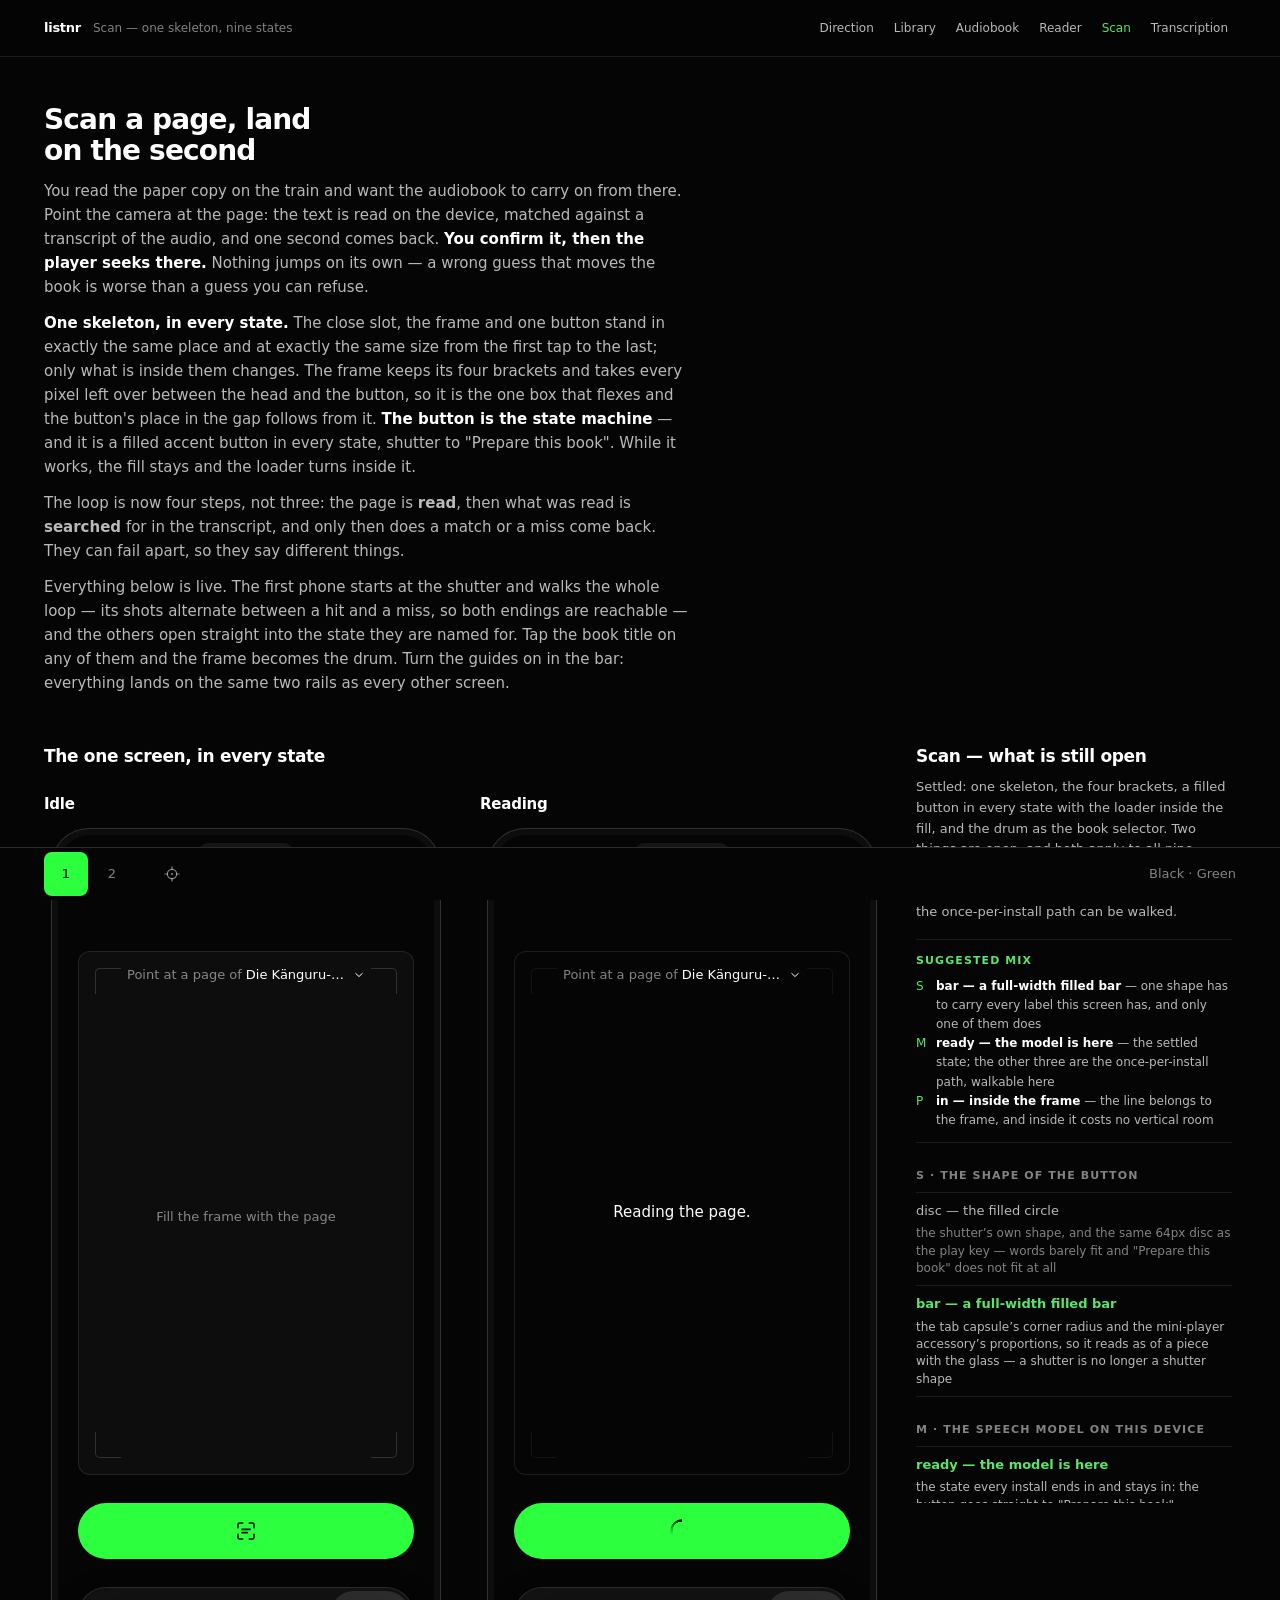
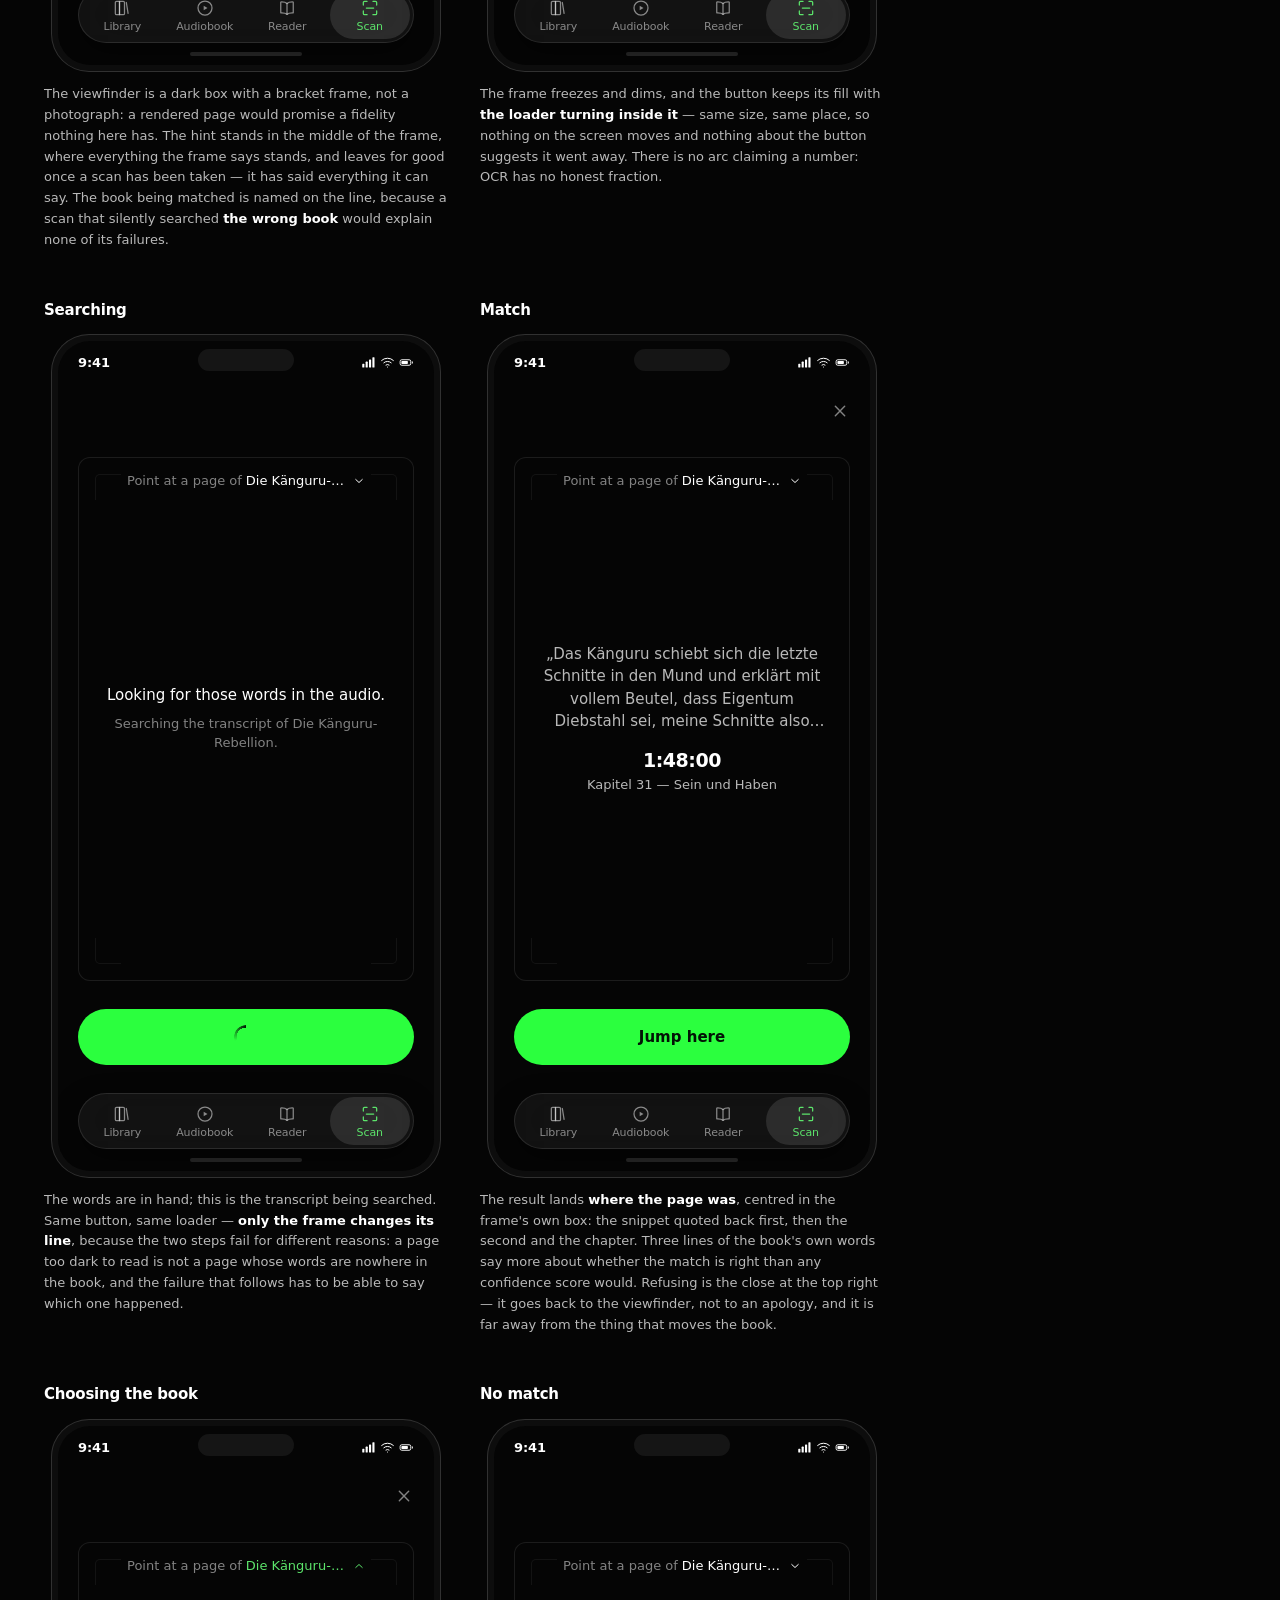
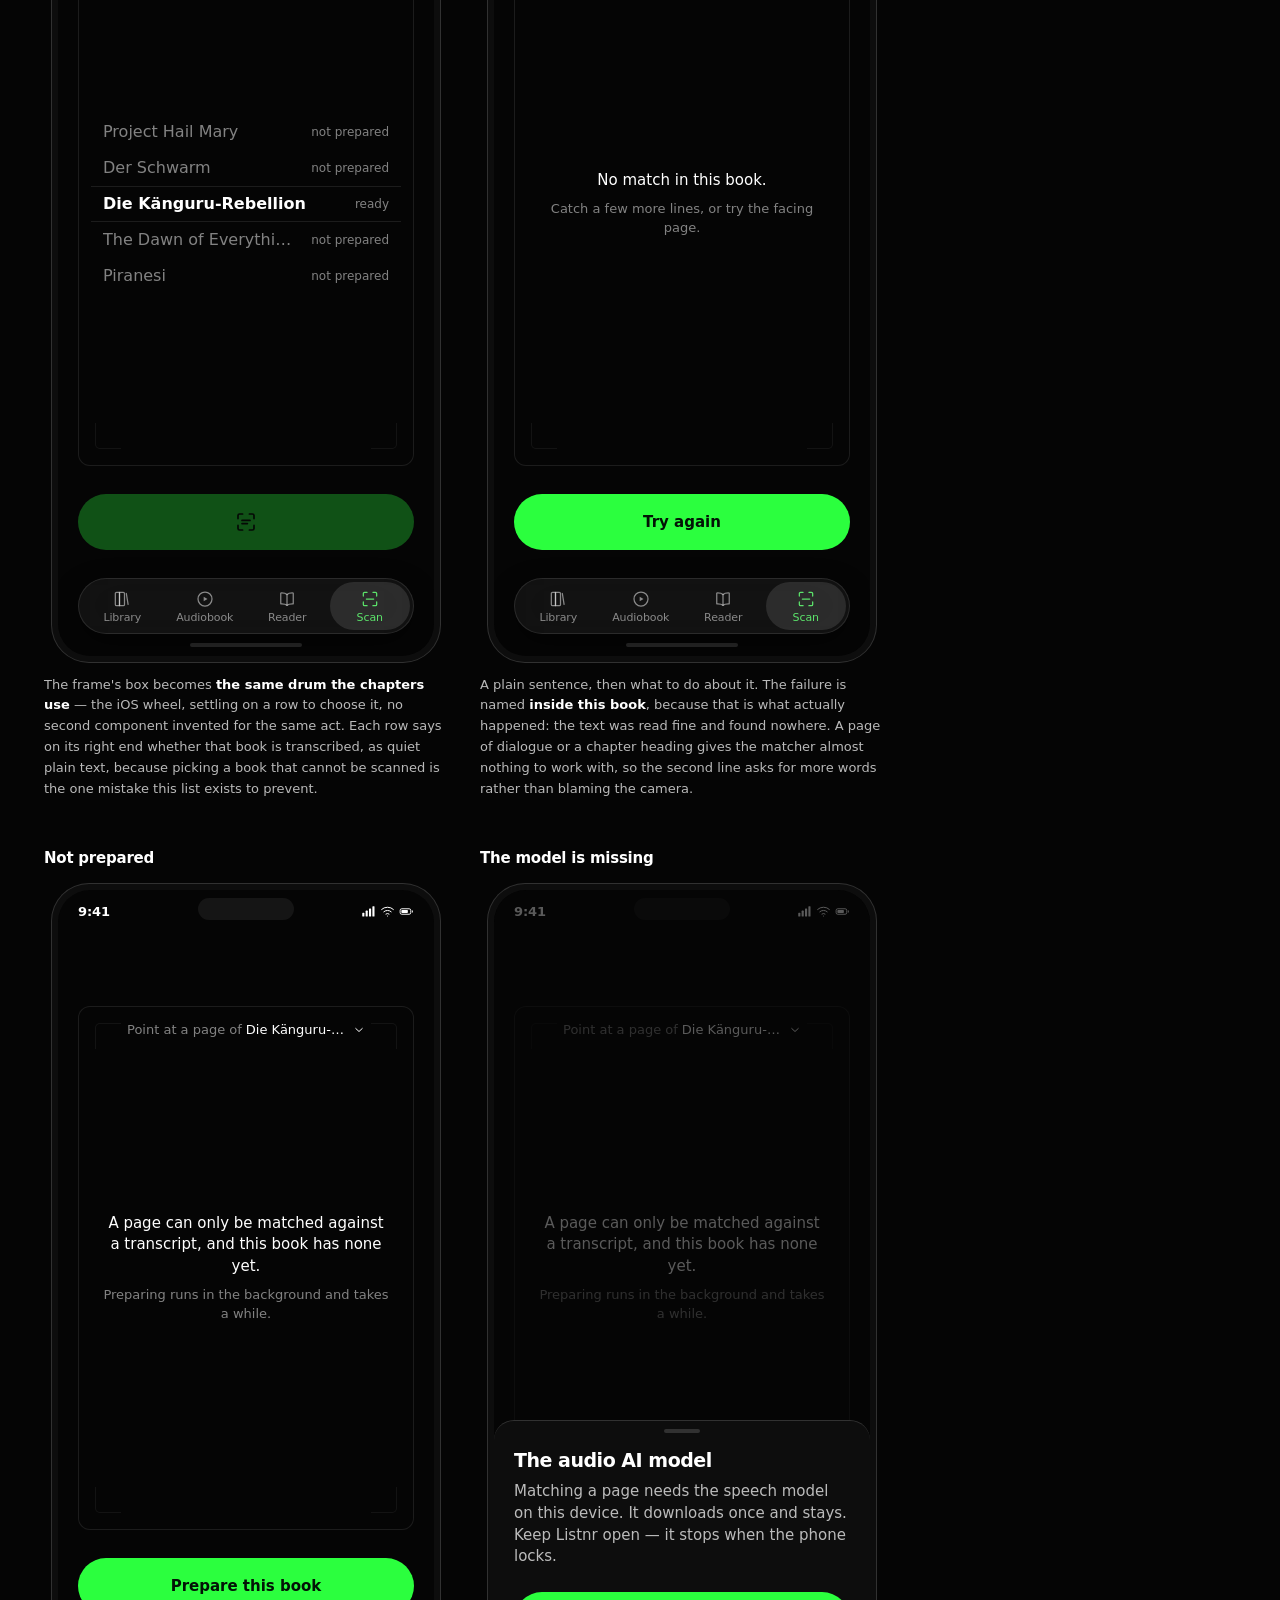
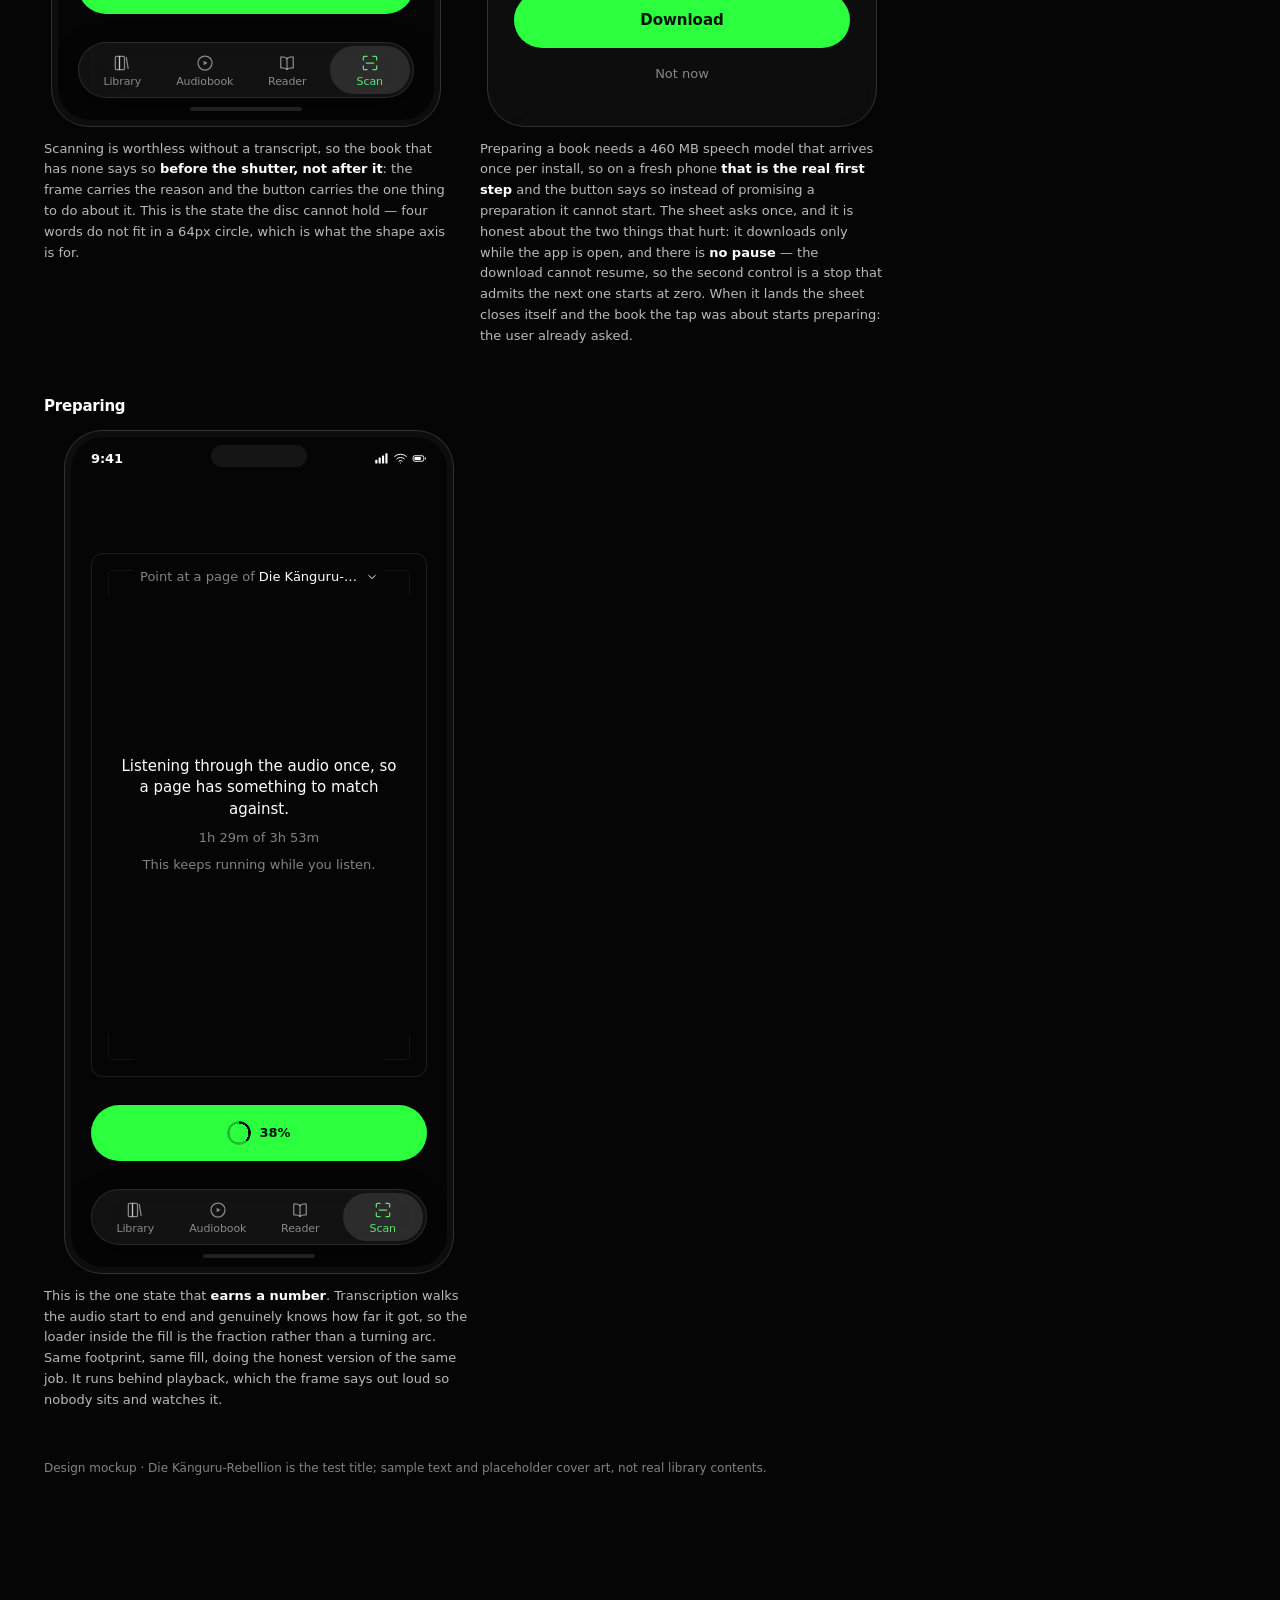
<file: docs/mockups/scan.html>
<!DOCTYPE html>
<html lang="en" data-scheme="1" data-guides="0">
<head>
<meta charset="utf-8">
<meta name="viewport" content="width=device-width, initial-scale=1, viewport-fit=cover">
<meta name="theme-color" content="#050505">
<link rel="icon" href="favicon.svg">
<title>Listnr — Scan</title>
<link rel="stylesheet" href="kit.css">
</head>
<body>
<header class="pg-head"></header>

<div class="pg-intro">
  <h1>Scan a page, land on the second</h1>
  <p>
    You read the paper copy on the train and want the audiobook to carry on from there. Point the
    camera at the page: the text is read on the device, matched against a transcript of the audio,
    and one second comes back. <strong>You confirm it, then the player seeks there.</strong> Nothing
    jumps on its own — a wrong guess that moves the book is worse than a guess you can refuse.
  </p>
  <p>
    <strong>One skeleton, in every state.</strong> The close slot, the frame and one button stand in
    exactly the same place and at exactly the same size from the first tap to the last; only what is
    inside them changes. The frame keeps its four brackets and takes every pixel left over between
    the head and the button, so it is the one box that flexes and the button's place in the gap
    follows from it. <strong>The button is the state machine</strong> — and it is a filled accent
    button in every state, shutter to "Prepare this book". While it works, the fill stays and the
    loader turns inside it.
  </p>
  <p>
    The loop is now four steps, not three: the page is <b>read</b>, then what was read is
    <b>searched</b> for in the transcript, and only then does a match or a miss come back. They can
    fail apart, so they say different things.
  </p>
  <p>
    Everything below is live. The first phone starts at the shutter and walks the whole loop — its
    shots alternate between a hit and a miss, so both endings are reachable — and the others open
    straight into the state they are named for. Tap the book title on any of them and the frame
    becomes the drum. Turn the guides on in the bar: everything lands on the same two rails as every
    other screen.
  </p>
</div>

<div class="pg-two">
  <div class="pg-two__main">
  <h2 class="pg-h">The one screen, in every state</h2>
  <div class="pg-row">

    <div class="pg-var">
      <div class="pg-var__head"><span class="pg-var__name">Idle</span></div>
      <div class="phone"><div class="ios" id="ph-scan-idle"></div></div>
      <p class="pg-var__why">The viewfinder is a dark box with a bracket frame, not a photograph:
        a rendered page would promise a fidelity nothing here has. The hint stands in the middle of
        the frame, where everything the frame says stands, and leaves for good once a scan has been
        taken — it has said everything it can say. The book being matched is named on the line,
        because a scan that silently searched <b>the wrong book</b> would explain none of its
        failures.</p>
    </div>

    <div class="pg-var">
      <div class="pg-var__head"><span class="pg-var__name">Reading</span></div>
      <div class="phone"><div class="ios" id="ph-scan-reading"></div></div>
      <p class="pg-var__why">The frame freezes and dims, and the button keeps its fill with
        <b>the loader turning inside it</b> — same size, same place, so nothing on the screen moves
        and nothing about the button suggests it went away. There is no arc claiming a number: OCR
        has no honest fraction.</p>
    </div>

    <div class="pg-var">
      <div class="pg-var__head"><span class="pg-var__name">Searching</span></div>
      <div class="phone"><div class="ios" id="ph-scan-searching"></div></div>
      <p class="pg-var__why">The words are in hand; this is the transcript being searched. Same
        button, same loader — <b>only the frame changes its line</b>, because the two steps fail for
        different reasons: a page too dark to read is not a page whose words are nowhere in the
        book, and the failure that follows has to be able to say which one happened.</p>
    </div>

    <div class="pg-var">
      <div class="pg-var__head"><span class="pg-var__name">Match</span></div>
      <div class="phone"><div class="ios" id="ph-scan-match"></div></div>
      <p class="pg-var__why">The result lands <b>where the page was</b>, centred in the frame's own
        box: the snippet quoted back first, then the second and the chapter. Three lines of the
        book's own words say more about whether the match is right than any confidence score would.
        Refusing is the close at the top right — it goes back to the viewfinder, not to an apology,
        and it is far away from the thing that moves the book.</p>
    </div>

    <div class="pg-var">
      <div class="pg-var__head"><span class="pg-var__name">Choosing the book</span></div>
      <div class="phone"><div class="ios" id="ph-scan-sel"></div></div>
      <p class="pg-var__why">The frame's box becomes <b>the same drum the chapters use</b> — the
        iOS wheel, settling on a row to choose it, no second component invented for the same act.
        Each row says on its right end whether that book is transcribed, as quiet plain text,
        because picking a book that cannot be scanned is the one mistake this list exists to
        prevent.</p>
    </div>

    <div class="pg-var">
      <div class="pg-var__head"><span class="pg-var__name">No match</span></div>
      <div class="phone"><div class="ios" id="ph-scan-nomatch"></div></div>
      <p class="pg-var__why">A plain sentence, then what to do about it. The failure is named
        <b>inside this book</b>, because that is what actually happened: the text was read fine and
        found nowhere. A page of dialogue or a chapter heading gives the matcher almost nothing to
        work with, so the second line asks for more words rather than blaming the camera.</p>
    </div>

    <div class="pg-var">
      <div class="pg-var__head"><span class="pg-var__name">Not prepared</span></div>
      <div class="phone"><div class="ios" id="ph-scan-unprep"></div></div>
      <p class="pg-var__why">Scanning is worthless without a transcript, so the book that has none
        says so <b>before the shutter, not after it</b>: the frame carries the reason and the button
        carries the one thing to do about it. This is the state the disc cannot hold — four words
        do not fit in a 64px circle, which is what the shape axis is for.</p>
    </div>

    <div class="pg-var">
      <div class="pg-var__head"><span class="pg-var__name">The model is missing</span></div>
      <div class="phone"><div class="ios" id="ph-scan-model"></div></div>
      <p class="pg-var__why">Preparing a book needs a 460&nbsp;MB speech model that arrives once
        per install, so on a fresh phone <b>that is the real first step</b> and the button says so
        instead of promising a preparation it cannot start. The sheet asks once, and it is honest
        about the two things that hurt: it downloads only while the app is open, and there is
        <b>no pause</b> &mdash; the download cannot resume, so the second control is a stop that
        admits the next one starts at zero. When it lands the sheet closes itself and the book the
        tap was about starts preparing: the user already asked.</p>
    </div>

    <div class="pg-var">
      <div class="pg-var__head"><span class="pg-var__name">Preparing</span></div>
      <div class="phone"><div class="ios" id="ph-scan-prep"></div></div>
      <p class="pg-var__why">This is the one state that <b>earns a number</b>. Transcription walks
        the audio start to end and genuinely knows how far it got, so the loader inside the fill is
        the fraction rather than a turning arc. Same footprint, same fill, doing the honest version
        of the same job. It runs behind playback, which the frame says out loud so nobody sits and
        watches it.</p>
    </div>

  </div>
  </div>
  <aside class="pg-two__rail" id="rail-scan"></aside>
</div>

<p class="colophon">Design mockup · Die Känguru-Rebellion is the test title; sample text and
placeholder cover art, not real library contents.</p>

<script src="app.js"></script>
<script>
AB.chrome('scan.html', 'Scan — one skeleton, nine states');
var PH = [];
PH.push(AB.mountOne('ph-scan-idle',      { tab: 'scan', book: 'kan' }));
PH.push(AB.mountOne('ph-scan-reading',   { tab: 'scan', book: 'kan', scan: 'reading', shot: true }));
PH.push(AB.mountOne('ph-scan-searching', { tab: 'scan', book: 'kan', scan: 'searching', shot: true }));
PH.push(AB.mountOne('ph-scan-match',     { tab: 'scan', book: 'kan', scan: 'match', shot: true }));
PH.push(AB.mountOne('ph-scan-sel',       { tab: 'scan', book: 'kan', sel: true }));
PH.push(AB.mountOne('ph-scan-nomatch',   { tab: 'scan', book: 'kan', scan: 'nomatch', shot: true }));
PH.push(AB.mountOne('ph-scan-unprep',    { tab: 'scan', book: 'kan', prep: 0 }));
PH.push(AB.mountOne('ph-scan-prep',      { tab: 'scan', book: 'kan', prep: 0.38, scan: 'preparing' }));
PH.push(AB.mountOne('ph-scan-model',     { tab: 'scan', book: 'kan', prep: 0, model: 'missing', sheet: 'model' }));

/* Settled: the skeleton, the four brackets, the filled button in every state
   with its loader inside the fill, text centred in the frame, and the drum as
   the book selector. What is open is the button's shape — a circle cannot
   hold "Prepare this book" — and where the book line stands, which is the one
   thing it may not do floating over the frame. The rail drives all nine
   phones at once, so a choice can be judged in every state it touches. */
AB.rail({
  mount: 'rail-scan',
  title: 'Scan — what is still open',
  sub: 'Settled: one skeleton, the four brackets, a filled button in every state with the loader inside the fill, and the drum as the book selector. Two things are open, and both apply to all nine phones at once. The third axis is not open at all — it is the speech model\u2019s state, put here so the once-per-install path can be walked.',
  axes: [
    { id: 's', label: 'The shape of the button', options: [
      { v: 'disc', t: 'disc — the filled circle',
        d: 'the shutter’s own shape, and the same 64px disc as the play key — words barely fit and "Prepare this book" does not fit at all' },
      { v: 'bar',  t: 'bar — a full-width filled bar',
        d: 'the tab capsule’s corner radius and the mini-player accessory’s proportions, so it reads as of a piece with the glass — a shutter is no longer a shutter shape' } ] },
    { id: 'm', label: 'The speech model on this device', options: [
      { v: 'ready',       t: 'ready — the model is here',
        d: 'the state every install ends in and stays in: the button goes straight to "Prepare this book"' },
      { v: 'missing',     t: 'missing — a fresh install',
        d: 'preparing cannot start, so the button names the download instead and the sheet asks once' },
      { v: 'downloading', t: 'downloading — it is running',
        d: 'the sheet counts it out and cannot be tapped away; the scan key under it shows the same percent' },
      { v: 'failed',      t: 'failed — it did not arrive',
        d: 'the sheet says what went wrong and offers the retry; nothing else on the screen changes' } ] },
    { id: 'p', label: 'Where the "Point at a page of …" line sits', options: [
      { v: 'linein',    t: 'in — inside the frame',
        d: 'costs no row of its own and stands where the eye already is — it shares the frame with the drum and with whatever the frame has to say' },
      { v: 'lineunder', t: 'under — beneath the frame',
        d: 'a line of its own, reading straight into the button under it — takes 44px off the frame' },
      { v: 'linebar',   t: 'bar — just above the tab bar',
        d: 'furthest from the frame it describes, and it puts a row between the button and the glass, so the button is no longer centred on the frame-to-tab-bar gap' } ] }
  ],
  rec:  { s: 'bar', m: 'ready', p: 'linein' },
  why: {
    s: 'one shape has to carry every label this screen has, and only one of them does',
    m: 'the settled state; the other three are the once-per-install path, walkable here',
    p: 'the line belongs to the frame, and inside it costs no vertical room'
  },
  /* m is not an open question, it is app state: it cannot be set in CSS, so
     the rail hands it to the phones. The phone that is mounted in a model
     state of its own keeps it — it is the variant for that state. */
  onPick: function (V) {
    PH.forEach(function (ph) { if (!ph.def.model) ph.setModel(V.m); });
  },
  note: 'The mix is in the URL. An unknown token in a link falls back to the suggested value for that axis.'
});
</script>
</body>
</html>
</file>
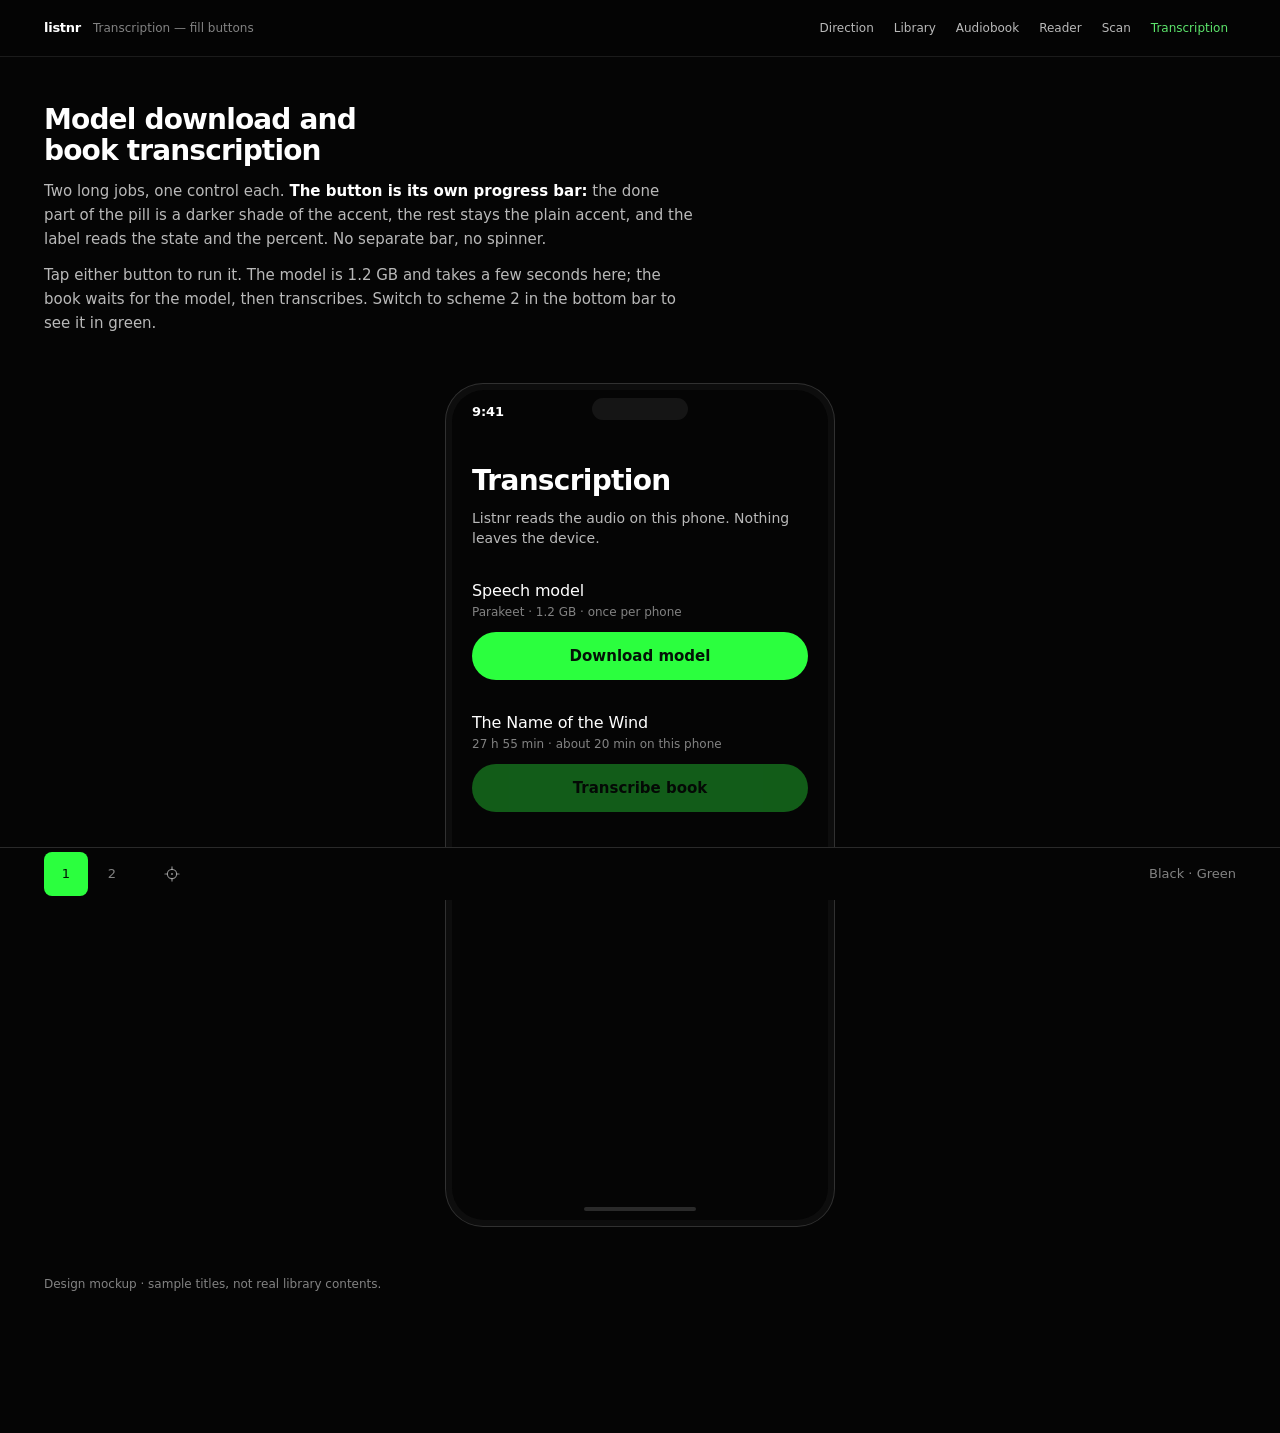
<file: docs/mockups/transcribe.html>
<!DOCTYPE html>
<html lang="en" data-scheme="1" data-guides="0">
<head>
<meta charset="utf-8">
<meta name="viewport" content="width=device-width, initial-scale=1, viewport-fit=cover">
<meta name="theme-color" content="#050505">
<link rel="icon" href="favicon.svg">
<title>Listnr — Transcription</title>
<link rel="stylesheet" href="kit.css">
</head>
<body>
<header class="pg-head"></header>

<div class="pg-intro">
  <h1>Model download and book transcription</h1>
  <p>
    Two long jobs, one control each. <strong>The button is its own progress bar:</strong> the done
    part of the pill is a darker shade of the accent, the rest stays the plain accent, and the label
    reads the state and the percent. No separate bar, no spinner.
  </p>
  <p>
    Tap either button to run it. The model is 1.2 GB and takes a few seconds here; the book waits for
    the model, then transcribes. Switch to scheme 2 in the bottom bar to see it in green.
  </p>
</div>

<div class="pg-one">
  <div class="phone"><div class="ios" id="ph-tx">
    <div class="notch" aria-hidden="true"></div>
    <div class="stat" aria-hidden="true"><b>9:41</b></div>
    <div class="screen tx">
      <h2 class="tx-h">Transcription</h2>
      <p class="tx-p">Listnr reads the audio on this phone. Nothing leaves the device.</p>

      <div class="tx-job">
        <div class="tx-l">Speech model</div>
        <div class="tx-k">Parakeet · 1.2 GB · once per phone</div>
        <button class="fill" type="button" id="dl" style="--p:0"><i aria-hidden="true"></i><span>Download model</span></button>
      </div>

      <div class="tx-job">
        <div class="tx-l">The Name of the Wind</div>
        <div class="tx-k">27 h 55 min · about 20 min on this phone</div>
        <button class="fill" type="button" id="tx" style="--p:0" disabled><i aria-hidden="true"></i><span>Transcribe book</span></button>
      </div>
    </div>
    <div class="homebar" aria-hidden="true"><i></i></div>
  </div></div>
</div>

<p class="colophon">Design mockup · sample titles, not real library contents.</p>

<script src="app.js"></script>
<script>
AB.chrome('transcribe.html', 'Transcription — fill buttons');

(function () {
  var dl = document.getElementById('dl'), tx = document.getElementById('tx');

  function run(btn, ms, doing, done, after) {
    var t0 = performance.now(), label = btn.querySelector('span');
    btn.disabled = true;
    btn.classList.add('is-busy');
    (function step() {
      var p = Math.min(1, (performance.now() - t0) / ms);
      btn.style.setProperty('--p', p);
      label.textContent = doing + ' · ' + Math.round(p * 100) + '%';
      if (p < 1) return requestAnimationFrame(step);
      btn.classList.remove('is-busy');
      btn.classList.add('is-done');
      label.textContent = done;
      if (after) after();
    })();
  }

  dl.addEventListener('click', function () {
    run(dl, 4000, 'Downloading', 'Model ready', function () { tx.disabled = false; });
  });
  tx.addEventListener('click', function () {
    run(tx, 7000, 'Transcribing', 'Transcribed');
  });
})();
</script>
</body>
</html>
</file>
<file: docs/mockups/kit.css>
/* ═══════════════════════════════════════════════════════════════════════════
   LISTNR · shared kit for the locked design
   ---------------------------------------------------------------------------
   THREE RULES THIS SET IS BUILT ON

   1. ONE INSET. Everything inside a phone starts at --ins and ends at --ins.
      A row, a cover, a scrubber, a tab bar: same two vertical rails. Turn the
      guides on and any element that misses them is a bug, not a style.

   2. NOTHING IS BOXED. No badges, no pills, no caption labels. Metadata is
      plain text at the quiet ink level. Emphasis comes from weight and colour,
      never from a container.

   3. COLOUR IS ONE VARIABLE. Two numbered schemes resolve through the same
      variable set; nothing below hard-codes a colour except the guide red,
      which is a development overlay and never ships.
   ═══════════════════════════════════════════════════════════════════════════ */

/* ---- 1 · BLACK · GREEN (default — the decided accent) --------------------- */
html[data-scheme="1"]{
  --bg:#050505; --raise:#0d0d0d; --raise-2:#151515;
  --ink:#ffffff; --ink-2:rgba(255,255,255,.72); --ink-3:rgba(255,255,255,.50);
  --line:rgba(255,255,255,.15); --line-2:rgba(255,255,255,.09);
  /* --accent is the filled mark: the play key, the shutter, the band inside a
     cover. --accent-ink is the same decision at text weight — a line of type, a
     2px scrubber fill, an active tab. Neon at type size buzzes, so the ink step
     is held one notch back in luminance; the two still read as one green. */
  --accent:#2bff3e; --on-accent:#031306; --accent-ink:#5ce46b;
  --cov-1:#151a15; --cov-2:#1d1f1c; --cov-3:#121412; --cov-4:#232522; --cov-5:#1a1c19;
  /* the tab bar is glass: a translucent film over whatever scrolls behind it,
     and one step brighter for the pill under the tab you are on */
  --glass:rgba(255,255,255,.055); --glass-2:rgba(255,255,255,.11); --glass-line:rgba(255,255,255,.10);
  --scheme-name:"Black · Green";
}
/* ---- 2 · BLACK · PURPLE (kept for comparison) ---------------------------- */
html[data-scheme="2"]{
  --bg:#050505; --raise:#0d0d0d; --raise-2:#161418;
  --ink:#ffffff; --ink-2:rgba(255,255,255,.72); --ink-3:rgba(255,255,255,.50);
  --line:rgba(255,255,255,.15); --line-2:rgba(255,255,255,.09);
  --accent:#8b5cf6; --on-accent:#0c0518; --accent-ink:#a78bfa;
  --cov-1:#1c1730; --cov-2:#241f2c; --cov-3:#14131b; --cov-4:#2a2438; --cov-5:#1e1b23;
  --glass:rgba(255,255,255,.055); --glass-2:rgba(255,255,255,.11); --glass-line:rgba(255,255,255,.10);
  --scheme-name:"Black · Purple";
}

:root{
  /* spacing scale — the player's rhythm is built from these and nothing else.
     --s0 is the one half-step, and it exists for exactly one job: two controls
     that have to read as a single segmented thing. Nothing else may use it. */
  --s0:2px;
  --s1:4px; --s2:8px; --s3:12px; --s4:16px; --s5:24px;
  --s6:32px; --s7:48px; --s8:64px;
  /* type scale */
  --t-xs:12px; --t-sm:13px; --t-md:15px; --t-lg:17px; --t-xl:21px; --t-2xl:28px;

  --ui:-apple-system,BlinkMacSystemFont,'SF Pro Text',system-ui,'Helvetica Neue',sans-serif;
  --gut:clamp(16px,4vw,44px);
  --bar:52px;

  /* ---- the rails ---- */
  --ins:20px;          /* the one horizontal inset inside every phone   */
  --cov:64px;          /* THE cover column — one width for every row    */
  --tab-h:56px;        /* the floating glass tab capsule                */
  --home-h:22px;       /* the strip it floats above                     */

  /* ---- control geometry: dimensions, not spacing ---- */
  --tap:44px;          /* the floor every interactive target stands on  */
  --key:64px;          /* the one dominant disc: play, shutter          */
  --glyph:20px;        /* the icon inside a bare key                    */
  --wheel-row:36px;    /* one row of the chapter drum                   */

  --guide:rgba(255,64,64,.62);
  --guide-2:rgba(255,64,64,.34);
}

*,*::before,*::after{box-sizing:border-box;}

html{
  background:var(--bg);
  -webkit-text-size-adjust:100%;
  scrollbar-color:var(--line) var(--bg);
  transition:background 180ms linear;
}
::selection{background:var(--accent);color:var(--on-accent);}
::-webkit-scrollbar{width:10px;height:10px;}
::-webkit-scrollbar-track{background:var(--bg);}
::-webkit-scrollbar-thumb{background:var(--line);border-radius:6px;}

body{
  margin:0;
  font-family:var(--ui);
  font-size:var(--t-md);
  line-height:1.55;
  color:var(--ink);
  background:var(--bg);
  -webkit-font-smoothing:antialiased;
  overflow-x:hidden;
  padding-bottom:calc(var(--bar) + env(safe-area-inset-bottom) + var(--s5));
}

h1,h2,h3,p,ul,ol{margin:0;}
ul,ol{padding:0;list-style:none;}

:where(a,button,input):focus-visible{
  outline:2px solid var(--accent-ink);
  outline-offset:3px;
  border-radius:2px;
}

/* ═══ PAGE CHROME ═════════════════════════════════════════════════════════ */

.pg-head{
  position:sticky;top:0;z-index:60;
  display:flex;align-items:baseline;gap:var(--s3);flex-wrap:wrap;
  padding:var(--s3) var(--gut);
  background:rgba(5,5,5,.9);
  backdrop-filter:blur(18px);
  border-bottom:1px solid var(--line-2);
}
.pg-head__brand{font-size:var(--t-sm);font-weight:600;letter-spacing:-.02em;}
.pg-head__note{font-size:var(--t-xs);color:var(--ink-3);}
.pg-head__nav{display:flex;gap:var(--s1);flex-wrap:wrap;margin-left:auto;}
.pg-head__nav a{
  font-size:var(--t-xs);color:var(--ink-2);text-decoration:none;
  padding:var(--s1) var(--s2);border-radius:7px;min-height:32px;
  display:inline-flex;align-items:center;
  transition:color 160ms ease,background 160ms ease;
}
.pg-head__nav a:hover{color:var(--ink);background:var(--raise);}
.pg-head__nav a[aria-current="page"]{color:var(--accent-ink);}

.pg-intro{max-width:1400px;margin:0 auto;padding:var(--s7) var(--gut) 0;}
.pg-intro h1{font-size:var(--t-2xl);font-weight:600;letter-spacing:-.03em;line-height:1.1;text-wrap:balance;max-width:20ch;}
.pg-intro p{font-size:var(--t-md);line-height:1.6;color:var(--ink-2);max-width:68ch;margin-top:var(--s3);}
.pg-intro p strong{color:var(--ink);font-weight:600;}
.pg-intro code{font-size:var(--t-sm);color:var(--accent-ink);}

.pg-sect{max-width:1400px;margin:0 auto;padding:var(--s8) var(--gut) 0;}
.pg-sect:last-child{padding-bottom:var(--s8);}
.pg-h{font-size:var(--t-lg);font-weight:600;letter-spacing:-.02em;margin-bottom:var(--s3);}

/* the panel row — reader and scan still show a labelled phone */
.pg-row{display:flex;flex-wrap:wrap;gap:var(--s7) var(--s6);margin-top:var(--s5);align-items:flex-start;}
.pg-var{flex:1 1 380px;min-width:0;max-width:430px;display:flex;flex-direction:column;gap:var(--s3);}
.pg-var__head{display:flex;align-items:baseline;gap:var(--s2);}
.pg-var__name{font-size:var(--t-md);font-weight:600;letter-spacing:-.015em;}
.pg-var__why{font-size:var(--t-sm);line-height:1.6;color:var(--ink-2);}
.pg-var__why b{color:var(--ink);font-weight:600;}

/* the locked screens show one phone, centred, and nothing beside it */
.pg-one{max-width:430px;margin:var(--s7) auto 0;}

/* ═══ THE PHONE ═══════════════════════════════════════════════════════════ */

/* the frame's height comes from its aspect ratio alone: the screen is
   absolutely placed inside it, so nothing the app renders can stretch it and
   every internal flex column gets a definite height to scroll inside. */
.phone{
  position:relative;width:100%;max-width:390px;margin-inline:auto;aspect-ratio:390/844;
  border:1px solid var(--line);border-radius:38px;
  background:var(--raise);
  transition:background 180ms linear,border-color 180ms linear;
}
.ios{
  position:absolute;inset:6px;border-radius:32px;
  background:var(--bg);overflow:hidden;
  color:var(--ink);display:flex;flex-direction:column;
  font-size:15px;line-height:1.35;
  container-type:size;
  -webkit-user-select:none;user-select:none;
  transition:background 180ms linear;
}
.ios button{font:inherit;color:inherit;background:none;border:0;padding:0;cursor:pointer;text-align:left;}
.ios [hidden]{display:none!important;}

/* ═══ THE BUTTON ══════════════════════════════════════════════════════════
   ONE PRIMITIVE, THREE SHAPES, THREE TONES. Every tappable thing inside a
   phone is `.btn` plus one shape and, if it is not the default, one tone.

     shape   --text   a word you tap: Cancel · Save · Jump here · 30 min
             --key    a glyph you tap: transport, shutter, tab, sleep, pencil
             --row    a full-width line you tap: an import source, a menu item

     tone    (none)   quiet ink — the default, and most of them
             --go     the accent, at weight: the one confirming action
             --off    the quiet ink-3: refusing, cancelling, unset
             --fill   a filled accent disc — only a `--key`, only the one
                      dominant act on a screen (play, shutter)

   THE RULES THIS ENFORCES
   · Every target is at least --tap (44px) in both axes, whatever it looks
     like. A 20px glyph still has a 44px box; the box just overhangs, and a
     negative margin derived from --tap gives the room back so the glyph
     itself still lands on the inset rail.
   · One label size, --t-md, from the type scale. There is no second size.
   · Nothing is boxed. No border, no radius, no fill — except --fill, whose
     disc is the control itself and not a decoration around a label.
   ═══════════════════════════════════════════════════════════════════════ */
.ios .btn{
  display:inline-flex;align-items:center;justify-content:center;gap:var(--s2);
  min-height:var(--tap);
  font-size:var(--t-md);font-weight:400;color:var(--ink-2);
  transition:color 160ms ease,opacity 120ms cubic-bezier(.22,.61,.36,1);
}
.ios .btn:hover{color:var(--ink);}
.ios .btn:active{opacity:.7;}

/* ---- shape: a word ---- */
/* the floor applies to width too: "Save" is four letters and still a 44px
   target. It grows rightward by default, and leftward with --end, so a word
   that belongs on the right rail still ends exactly on it. */
.ios .btn--text{justify-content:flex-start;min-width:var(--tap);color:var(--ink);}
.ios .btn--end{justify-content:flex-end;}

/* ---- shape: a glyph. Square by the tap floor, whatever the glyph is. ---- */
.ios .btn--key{width:var(--tap);min-width:var(--tap);height:var(--tap);flex:none;}
.ios .btn--key svg{width:var(--glyph);height:var(--glyph);display:block;}
/* a key that also carries a value or a count keeps the floor but grows wide */
.ios .btn--key.btn--wide{width:auto;justify-content:flex-start;}

/* ---- shape: a line ---- */
.ios .btn--row{
  display:flex;width:100%;justify-content:space-between;align-items:baseline;
  gap:var(--s4);min-height:var(--tap);color:var(--ink);
}

/* ---- tone ---- */
.ios .btn--go{color:var(--accent-ink);font-weight:600;}
.ios .btn--go:hover{color:var(--accent-ink);opacity:.82;}
.ios .btn--off{color:var(--ink-3);}
.ios .btn--off:hover{color:var(--ink-2);}
/* nothing to do yet: the action drops to quiet ink and loses its weight */
.ios .btn[disabled]{color:var(--ink-3);font-weight:400;cursor:default;opacity:1;}
.ios .btn[disabled]:active{opacity:1;}

/* the one filled control on a screen. The disc IS the button, so it is sized
   by --key, not by the tap floor, and it is the only radius in the set. */
.ios .btn--fill{
  width:var(--key);min-width:var(--key);height:var(--key);border-radius:50%;
  background:var(--accent);color:var(--on-accent);
  transition:opacity 120ms cubic-bezier(.22,.61,.36,1),background 180ms linear;
}
.ios .btn--fill:hover{color:var(--on-accent);opacity:.88;}
.ios .btn--fill svg{width:26px;height:26px;}
@media (prefers-reduced-motion:no-preference){
  .ios .btn--fill{transition:opacity 120ms cubic-bezier(.22,.61,.36,1),
    transform 120ms cubic-bezier(.22,.61,.36,1),background 180ms linear;}
  .ios .btn--fill:active{transform:scale(.97);}
}

/* a bare key's glyph has to land ON the rail, but its 44px box is wider than
   the glyph. The overhang is given back, and it is derived from --tap and
   --glyph so the number can never drift off the scale. */
.ios .btn--rail-l{justify-content:flex-start;margin-left:calc((var(--tap) - var(--glyph)) / -2);}
.ios .btn--rail-r{justify-content:flex-end;margin-right:calc((var(--tap) - var(--glyph)) / -2);}

.notch{position:absolute;top:8px;left:50%;transform:translateX(-50%);
  width:96px;height:22px;border-radius:13px;background:var(--raise-2);z-index:3;}
.stat{position:absolute;top:13px;left:var(--ins);right:var(--ins);z-index:3;
  display:flex;align-items:center;justify-content:space-between;}
.stat b{font-size:13px;font-weight:600;font-variant-numeric:tabular-nums;letter-spacing:-.01em;}
.stat i{display:block;width:15px;height:15px;color:var(--ink-2);}
.stat span{display:flex;align-items:center;gap:var(--s1);}
.stat svg{width:15px;height:15px;display:block;}

.screen{
  flex:1;min-height:0;display:flex;flex-direction:column;
  padding:var(--s7) var(--ins) var(--tab-h);overflow:hidden;
}
/* a screen whose body scrolls gives the room back to the scroller instead, so
   the list runs on under the glass the way it does on the device */
.screen--list{padding-bottom:0;}
.screen--list .scroll{padding-bottom:calc(var(--tab-h) + var(--s4));}

.scroll{flex:1;min-height:0;overflow-y:auto;overscroll-behavior:contain;-webkit-overflow-scrolling:touch;}
.scroll::-webkit-scrollbar{width:0;}

/* ---- the tab bar: iOS 26 Liquid Glass -----------------------------------
   Not a strip across the foot of the screen: a capsule that floats on the same
   two rails as everything else, translucent and blurred over whatever passes
   behind it, with the tab you are on as a filled pill in the accent. This is
   the system's own shape — rule 2 governs what the app draws inside its
   content, not the platform chrome it sits in. -------------------------- */
.tabbar{
  position:absolute;z-index:4;left:var(--ins);right:var(--ins);bottom:var(--home-h);
  height:var(--tab-h);display:flex;align-items:stretch;gap:var(--s0);
  padding:var(--s1);border-radius:calc(var(--tab-h) / 2);
  background:var(--glass);
  -webkit-backdrop-filter:blur(24px) saturate(180%);
  backdrop-filter:blur(24px) saturate(180%);
  box-shadow:inset 0 0 0 1px var(--glass-line),0 10px 28px rgba(0,0,0,.45);
  transition:background 180ms linear;
}
.ios .tabbar .btn{
  flex:1 1 0;width:auto;height:auto;min-height:0;
  flex-direction:column;justify-content:center;gap:3px;
  color:var(--ink-3);border-radius:calc((var(--tab-h) - var(--s2)) / 2);
  transition:color 160ms ease,background 160ms ease;
}
.ios .tabbar .btn:hover{color:var(--ink-2);}
.ios .tabbar .btn[aria-current="true"]{color:var(--accent-ink);background:var(--glass-2);}
.tabbar svg{width:22px;height:22px;display:block;}
.tab-l{font-size:11px;line-height:1;letter-spacing:-.01em;}
.homebar{flex:none;height:var(--home-h);display:flex;align-items:center;justify-content:center;}
.homebar i{display:block;width:112px;height:4px;border-radius:2px;background:var(--line);}

/* ═══ IN-PHONE PARTS ══════════════════════════════════════════════════════ */

.h1{font-size:30px;font-weight:700;letter-spacing:-.035em;line-height:1.06;flex:none;}
.titlerow{display:flex;align-items:center;justify-content:space-between;gap:var(--s3);flex:none;}

.search{
  margin-top:var(--s3);flex:none;height:36px;border-radius:9px;
  background:var(--raise-2);display:flex;align-items:center;gap:var(--s2);padding-inline:var(--s2);
  transition:background 180ms linear;
}
.search svg{width:15px;height:15px;color:var(--ink-3);flex:none;}
.search input{
  font:inherit;font-size:14px;color:var(--ink);background:none;border:0;outline:none;
  min-width:0;flex:1;padding:0;-webkit-user-select:text;user-select:text;
  caret-color:var(--accent-ink);
}
.search input::placeholder{color:var(--ink-3);}

.sect{
  font-size:11px;font-weight:600;letter-spacing:.1em;text-transform:uppercase;
  color:var(--ink-3);margin-top:var(--s5);margin-bottom:var(--s1);flex:none;
}

/* header dropdown: a value plus a caret, nothing drawn around it */
.ios .drop{gap:var(--s1);color:var(--ink-2);}
.drop svg{width:12px;height:12px;display:block;}
.ios .drop[aria-expanded="true"],.ios .add[aria-expanded="true"]{color:var(--accent-ink);}
/* the filter value keeps its place; the one action ends on the right rail */
.titlerow__acts{display:flex;align-items:center;gap:var(--s1);flex:none;}
/* both controls carry a full 44px target and give the overhang back, so the
   title row still reads 34px tall and the + still ends on the right rail */
.ios .titlerow .btn{margin-block:calc((var(--tap) - 34px) / -2);}

.menu{flex:none;margin-top:var(--s2);border-top:1px solid var(--line-2);}
.ios .menu .btn{align-items:center;color:var(--ink-2);border-bottom:1px solid var(--line-2);}
.ios .menu .btn[aria-pressed="true"]{color:var(--ink);font-weight:600;}
.menu svg{width:14px;height:14px;flex:none;color:var(--accent-ink);}

/* ---- covers ---- */
.cover{position:relative;flex:none;aspect-ratio:1;border-radius:10px;overflow:hidden;
  background:var(--cov-1);border:1px solid var(--line-2);}
.cover.c1{background:var(--cov-1);} .cover.c2{background:var(--cov-2);}
.cover.c3{background:var(--cov-3);} .cover.c4{background:var(--cov-4);}
.cover.c5{background:var(--cov-5);}
.cover img{display:block;width:100%;height:100%;object-fit:cover;border-radius:inherit;}
/* the progress line rides inside the cover's own bottom edge */
.cover .inline-p{position:absolute;left:0;right:0;bottom:0;height:5px;
  box-sizing:border-box;border-top:1px solid var(--ink-3);background:rgba(0,0,0,.62);}
.cover .inline-p i{position:absolute;inset:0 auto 0 0;background:var(--accent);}

/* ---- resume row ---- */
.ios .now{display:grid;grid-template-columns:var(--cov) minmax(0,1fr);align-items:center;
  column-gap:var(--s4);width:100%;flex:none;padding:var(--s3) 0;min-height:var(--tap);}
.now .cover{width:var(--cov);height:var(--cov);}
.now-x{min-width:0;display:flex;flex-direction:column;justify-content:center;}
.now-t{display:block;font-size:16px;font-weight:600;letter-spacing:-.015em;line-height:20px;
  white-space:nowrap;overflow:hidden;text-overflow:ellipsis;}
.now-a{display:block;font-size:12px;color:var(--ink-2);line-height:16px;
  white-space:nowrap;overflow:hidden;text-overflow:ellipsis;}
.now-m{display:flex;justify-content:space-between;gap:var(--s2);font-size:11.5px;color:var(--ink-3);
  margin-top:var(--s1);font-variant-numeric:tabular-nums;}

/* ---- list rows ---- */
/* `.ios button{padding:0}` is more specific than a bare class, so the row's
   own breathing room has to be claimed at the same weight */
.ios .book{
  display:grid;grid-template-columns:var(--cov) minmax(0,1fr);align-items:center;
  column-gap:var(--s4);width:100%;padding:var(--s3) 0;min-height:var(--tap);
}
.book .cover{width:var(--cov);height:var(--cov);}
.book-x{min-width:0;align-self:center;display:block;}
.book-t{display:block;font-size:14px;font-weight:600;letter-spacing:-.01em;line-height:18px;
  white-space:nowrap;overflow:hidden;text-overflow:ellipsis;}
.book-a{display:block;font-size:12px;color:var(--ink-2);line-height:16px;
  white-space:nowrap;overflow:hidden;text-overflow:ellipsis;}
.book-f{display:block;font-size:11.5px;color:var(--ink-3);line-height:16px;margin-top:var(--s1);
  font-variant-numeric:tabular-nums;white-space:nowrap;overflow:hidden;text-overflow:ellipsis;}
.book[data-state="new"]{opacity:.66;}

.empty{font-size:var(--t-sm);color:var(--ink-3);padding-block:var(--s4);}

/* ═══ THE PLAYER ══════════════════════════════════════════════════════════
   Five groups down the screen, separated by the scale and nothing else:

     pl-top        the way out, what this book is, and the sleep timer
     --s5          ────────────────────────────────────
     pl-cover      artwork, inset rail to inset rail
     --s6          ────────────────────────────────────
     pl-id         title / author / chapter, one tight text group
     gap (≥ --s6)  the flexible air that pushes the controls low
     timeline      scrubber, elapsed left and remaining right
     --s5          ────────────────────────────────────
     transport     prev · 15 · play · 30 · next
     --s6          ────────────────────────────────────
     util          1.0× and the note key, on the rails
     --s5          ──────────────────────── to the tab bar
   ═════════════════════════════════════════════════════════════════════════ */

.screen--player{padding-bottom:calc(var(--tab-h) + var(--s5));}

.pl-top{display:grid;grid-template-columns:1fr auto 1fr;align-items:center;
  flex:none;color:var(--ink-2);height:32px;}
/* both keys overhang the 32px row and give the overhang back, so a full 44px
   target sits behind a glyph whose own edge still lands on the inset rail */
.ios .pl-top .btn{margin-block:calc((var(--tap) - 32px) / -2);}
.ios .pl-back{justify-self:start;}
.ios .pl-sleep{justify-self:end;}
/* minutes left, and the note count: numbers, never badges — the same quiet ink
   as any other metadata on the screen */
.pl-sleep .n,.u-note .n{font-size:var(--t-xs);line-height:1;color:var(--ink-3);
  font-variant-numeric:tabular-nums;transition:color 160ms ease;}
.pl-sleep:hover .n,.u-note:hover .n{color:var(--ink-2);}
.pl-top .pl-top__c{justify-self:center;text-align:center;
  font-size:11px;letter-spacing:.1em;text-transform:uppercase;color:var(--ink-3);
  min-width:0;overflow:hidden;text-overflow:ellipsis;white-space:nowrap;}

/* the big cover spans inset to inset, so its edges are the rails */
.pl-cover{width:100%;border-radius:12px;margin-top:var(--s5);flex:0 1 auto;min-height:0;}
/* the artwork is dimmed with a scrim so light covers never glare at night;
   the identity text stays outside the image */
.pl-cover .scrim{position:absolute;inset:0;border-radius:inherit;background:
  linear-gradient(180deg, rgba(5,5,5,.20) 0%, rgba(5,5,5,.02) 34%, rgba(5,5,5,.42) 100%);}

/* ---- chapter wheel: the iOS time-picker drum, in the cover's exact box ---- */
.wheelbox{flex:0 1 auto;min-height:0;position:relative;width:100%;aspect-ratio:1;margin-top:var(--s5);
  border-radius:12px;overflow:hidden;border:1px solid var(--line-2);background:var(--raise);}
.wheel{height:100%;overflow-y:auto;overscroll-behavior:contain;scroll-snap-type:y mandatory;
  -webkit-mask-image:linear-gradient(180deg,transparent 0,#000 30%,#000 70%,transparent 100%);
          mask-image:linear-gradient(180deg,transparent 0,#000 30%,#000 70%,transparent 100%);}
.wheel::before,.wheel::after{content:"";display:block;height:calc(50% - var(--wheel-row) / 2);}
/* the drum's rows are picker rows, not buttons: iOS wheels are 36pt and the
   whole drum, not one row, is the target. They are the one thing in the phone
   the button primitive does not govern. */
.wheel button{display:flex;align-items:center;justify-content:center;width:100%;
  height:var(--wheel-row);
  scroll-snap-align:center;font-size:16px;color:var(--ink-3);
  padding-inline:var(--s4);white-space:nowrap;overflow:hidden;text-overflow:ellipsis;
  transition:color 120ms ease;}
.wheel button:hover{color:var(--ink-2);}
.wheel button[aria-current="true"]{color:var(--ink);font-weight:600;}
.wheel-sel{position:absolute;left:var(--s3);right:var(--s3);top:50%;
  height:var(--wheel-row);transform:translateY(-50%);
  border-top:1px solid var(--line-2);border-bottom:1px solid var(--line-2);pointer-events:none;}

/* ---- identity: title, author, chapter — one text group, tight inside ----- */
.pl-id{flex:none;margin-top:var(--s6);}
.pl-t{font-size:21px;font-weight:700;letter-spacing:-.03em;line-height:1.2;
  display:-webkit-box;-webkit-line-clamp:2;-webkit-box-orient:vertical;overflow:hidden;}
.pl-a{font-size:13px;color:var(--ink-2);line-height:1.35;margin-top:var(--s1);
  white-space:nowrap;overflow:hidden;text-overflow:ellipsis;}
/* the one place chapters open from. It is a text action, so it is `.btn
   --text`; the only thing it adds is that its line is the whole row. */
.ios .pl-ch{display:flex;align-items:center;width:100%;
  font-size:var(--t-sm);font-weight:500;color:var(--ink);
  /* it keeps the full 44px target and gives the overhang around its 18px line
     box back, so the identity group's rhythm is exactly what it was */
  min-height:var(--tap);margin-block:calc((var(--tap) - 18px) / -2);
  margin-top:calc(var(--s2) + (var(--tap) - 18px) / -2);
  white-space:nowrap;overflow:hidden;text-overflow:ellipsis;}
.ios .pl-ch:hover,.ios .pl-ch[aria-expanded="true"]{color:var(--accent-ink);}

/* the one flexible spacer: it holds the controls at the bottom of the thumb.
   It grows into whatever is left and gives its room back before anything else
   has to, so the sleep sheet and a short frame both land inside the screen. */
.gap{display:block;flex:1 1 var(--s6);min-height:var(--s6);}

.timeline{height:22px;position:relative;flex:none;display:flex;align-items:center;
  cursor:pointer;touch-action:none;}
.tl-track{position:absolute;left:0;right:0;top:10px;height:2px;border-radius:1px;background:var(--line-2);}
.tl-fill{position:absolute;left:0;top:10px;height:2px;border-radius:1px;background:var(--accent-ink);}
.tl-knob{position:absolute;top:11px;width:10px;height:10px;
  margin:calc(10px / -2) 0 0 calc(10px / -2);border-radius:50%;
  background:var(--accent-ink);}
/* one quiet line: elapsed on the left rail, remaining on the right */
.times{display:flex;align-items:baseline;justify-content:space-between;gap:var(--s2);
  font-size:11.5px;color:var(--ink-3);margin-top:var(--s1);font-variant-numeric:tabular-nums;}

.transport{display:flex;align-items:center;justify-content:space-between;flex:none;
  color:var(--ink-2);margin-top:var(--s5);}
.ios .transport .btn{flex:1 1 0;min-width:var(--tap);max-width:56px;}
.transport svg{width:25px;height:25px;display:block;}
.transport .skip svg{width:21px;height:21px;}
.ios .transport .play{flex:0 0 var(--key);max-width:var(--key);}

/* two quiet utilities, one on each rail. No word labels: the value is the label.
   The note key is here, not up top: this is where the thumb already rests. */
.util{display:flex;align-items:center;justify-content:space-between;flex:none;
  color:var(--ink-2);margin-top:var(--s6);}
.ios .util .btn{gap:var(--s2);}
.util .btn[aria-expanded="true"]{color:var(--accent-ink);}
.util svg{width:19px;height:19px;display:block;}
.util .u-v{font-size:var(--t-md);font-weight:600;letter-spacing:-.02em;color:var(--ink);
  line-height:19px;font-variant-numeric:tabular-nums;}

/* the sleep sheet pushes the layout, it never floats over it */
.inline{flex:none;border-top:1px solid var(--line-2);margin-top:var(--s3);}
.inline__opts{display:flex;align-items:center;justify-content:space-between;gap:var(--s2);}
/* four options that have to read as one segmented row: --s0, the one half-step */
.ios .inline__opts .btn{padding-inline:var(--s0);font-variant-numeric:tabular-nums;}
.ios .inline__opts .btn:last-child{justify-content:flex-end;}
.inline__opts .btn[aria-pressed="true"]{color:var(--ink);font-weight:600;}

/* ═══ THE NOTE SHEET ══════════════════════════════════════════════════════
   Capture belongs to the player, so it rises inside the same frame instead of
   taking the screen away. Same one inset as everything else: the timestamp
   starts on the left rail, the chapter and Save end on the right one. */
.sheet-scrim{position:absolute;inset:0;z-index:5;background:rgba(5,5,5,.66);}
.sheet{
  position:absolute;left:0;right:0;bottom:0;z-index:6;
  max-height:82%;display:flex;flex-direction:column;
  padding:var(--s2) var(--ins) var(--s5);
  background:var(--raise);border-top:1px solid var(--line);
  border-radius:20px 20px 0 0;
}
.sheet-grab{display:block;flex:none;width:36px;height:4px;border-radius:2px;
  background:var(--line);margin:0 auto var(--s4);}

.note-head{display:flex;align-items:center;justify-content:space-between;gap:var(--s3);flex:none;}
/* the pause mark says why the number is standing still */
.note-at{display:flex;align-items:center;gap:var(--s2);flex:none;
  font-size:var(--t-sm);font-weight:600;letter-spacing:-.01em;color:var(--ink);
  font-variant-numeric:tabular-nums;}
.note-at svg{width:11px;height:11px;display:block;color:var(--ink-3);flex:none;}
.note-ch{font-size:var(--t-xs);color:var(--ink-3);text-align:right;
  min-width:0;overflow:hidden;text-overflow:ellipsis;white-space:nowrap;}

/* no box: the caret is the whole invitation */
.note-in{
  display:block;width:100%;flex:none;margin-top:var(--s3);
  min-height:76px;max-height:34vh;resize:none;
  font:inherit;font-size:15px;line-height:1.5;color:var(--ink);
  background:none;border:0;padding:0;outline:none;
  caret-color:var(--accent-ink);
  -webkit-user-select:text;user-select:text;
}
.note-in::selection{background:var(--accent);color:var(--on-accent);}

.note-acts{display:flex;align-items:center;justify-content:space-between;flex:none;margin-top:var(--s4);}

/* what is already written, newest at the top */
.note-list{flex:1 1 auto;min-height:0;overflow-y:auto;overscroll-behavior:contain;
  margin-top:var(--s5);border-top:1px solid var(--line-2);}
.note-list::-webkit-scrollbar{width:0;}
.ios .note-row{display:grid;grid-template-columns:auto minmax(0,1fr);column-gap:var(--s3);
  align-items:baseline;width:100%;padding:var(--s3) 0;min-height:var(--tap);
  border-bottom:1px solid var(--line-2);}
.note-row:last-child{border-bottom:0;}
.note-t{font-size:var(--t-xs);color:var(--ink-3);font-variant-numeric:tabular-nums;}
.note-x{font-size:var(--t-sm);color:var(--ink-2);line-height:1.35;
  white-space:nowrap;overflow:hidden;text-overflow:ellipsis;}

/* ═══ THE IMPORT SHEET ════════════════════════════════════════════════════
   The note sheet's shell and rise, reused: two sources, the read, and what the
   file turned out to say. Same one inset, so every line starts on the rail. */
.imp-list{flex:none;border-top:1px solid var(--line-2);}
.ios .imp-row{padding:var(--s4) 0;border-bottom:1px solid var(--line-2);}
.imp-row:last-child{border-bottom:0;}
.imp-l{letter-spacing:-.01em;}
.imp-k{font-size:var(--t-xs);color:var(--ink-3);white-space:nowrap;font-weight:400;}

/* the read: the file that was picked, and a hairline that fills once */
.imp-read{flex:none;padding-block:var(--s4) var(--s5);}
.imp-file{display:block;font-size:var(--t-md);color:var(--ink-2);
  white-space:nowrap;overflow:hidden;text-overflow:ellipsis;}
.imp-bar{display:block;position:relative;height:1px;margin-top:var(--s4);
  background:var(--line-2);overflow:hidden;}
.imp-bar i{position:absolute;inset:0 auto 0 0;width:100%;background:var(--accent-ink);
  transform-origin:left center;}
@media (prefers-reduced-motion:no-preference){
  .imp-bar i{animation:imp-fill 1200ms cubic-bezier(.33,.72,.42,1) both;}
}
@keyframes imp-fill{from{transform:scaleX(0);}to{transform:scaleX(1);}}

/* what the file says: plain lines, nothing drawn around them */
.imp-meta{flex:none;padding-block:var(--s2) 0;}
.imp-t{font-size:19px;font-weight:700;letter-spacing:-.025em;line-height:1.25;color:var(--ink);}
.imp-m{font-size:var(--t-sm);color:var(--ink-2);line-height:1.45;margin-top:var(--s1);}
.imp-m:last-child{color:var(--ink-3);font-variant-numeric:tabular-nums;}
.imp-note{font-size:var(--t-md);color:var(--ink-2);line-height:1.45;}

.imp-acts{display:flex;align-items:center;justify-content:space-between;flex:none;
  margin-top:var(--s5);}

/* ═══ THE MODEL SHEET ═════════════════════════════════════════
   The speech model is 460 MB and arrives once per install. The same shell a
   third time, with one bar button in it — the scan's own button, the same
   width and the same radius, so the sheet asks for the tap in the shape the
   screen under it already uses. */
.md-t{flex:none;font-size:19px;font-weight:700;letter-spacing:-.025em;line-height:1.25;
  color:var(--ink);}
.md-l{flex:none;font-size:var(--t-md);color:var(--ink-2);line-height:1.45;margin-top:var(--s2);}
/* the honest fraction, on the hairline the import read already uses */
.md-prog{flex:none;display:flex;align-items:center;gap:var(--s4);margin-top:var(--s5);}
.md-bar{position:relative;flex:1 1 auto;height:1px;background:var(--line-2);overflow:hidden;}
.md-bar i{position:absolute;inset:0 auto 0 0;width:calc(var(--p) * 1%);
  background:var(--accent-ink);}
@media (prefers-reduced-motion:no-preference){
  .md-bar i{transition:width 400ms linear;}
}
.md-pn{flex:none;font-size:var(--t-sm);font-weight:600;color:var(--ink);
  font-variant-numeric:tabular-nums;}
.ios .md-key{flex:none;display:flex;align-items:center;justify-content:center;
  width:100%;height:var(--tab-h);margin-top:var(--s5);
  border-radius:calc(var(--tab-h) / 2);padding-inline:var(--s4);
  background:var(--accent);color:var(--on-accent);
  font-size:var(--t-md);font-weight:600;
  transition:opacity 120ms cubic-bezier(.22,.61,.36,1);}
.ios .md-key:hover{color:var(--on-accent);opacity:.88;}
/* the refusal is quiet and it is only there when refusing is possible */
.ios .md-not{align-self:center;flex:none;height:var(--tap);margin-top:var(--s1);
  font-size:var(--t-sm);color:var(--ink-3);}
.ios .md-not:hover{color:var(--ink);}

/* one authored moment: the sheet rises, the player dims behind it */
@media (prefers-reduced-motion:no-preference){
  .sheet{animation:sheet-rise 280ms cubic-bezier(.22,.61,.36,1) both;}
  .sheet-scrim{animation:sheet-dim 280ms linear both;}
}
/* a sheet that is already up does not rise again when its contents change */
.sheet.sheet--rest,.sheet-scrim.sheet--rest{animation:none;}
@keyframes sheet-rise{from{transform:translateY(100%);}to{transform:none;}}
@keyframes sheet-dim{from{opacity:0;}to{opacity:1;}}

/* short frames — an old 4-inch phone. The scale steps down one notch before
   anything is crushed, and below the height where a rail-wide square cover can
   exist at all the artwork leaves rather than becoming a letterbox. */
@container (max-height:720px){
  .pl-cover,.wheelbox{margin-top:var(--s4);}
  .pl-id{margin-top:var(--s5);}
  .gap{flex-basis:var(--s5);min-height:var(--s5);}
  .transport{margin-top:var(--s4);}
  .util{margin-top:var(--s5);}
  .screen--player{padding-bottom:calc(var(--tab-h) + var(--s4));}
}
@container (max-height:640px){
  .pl-cover{display:none;}
  .wheelbox{aspect-ratio:auto;flex:1 1 auto;min-height:120px;}
}

/* ═══ THE SCAN SCREEN ═════════════════════════════════════════════════════
   ONE SKELETON. Three things stand on this screen and none of them moves,
   resizes or reflows between states — only their contents change:

     sc-head    44px  the close slot on the right rail, present in every state
     sc-stage   rest  THE FRAME. Four brackets, and every pixel left over
                      between the head and the button — it never has a height
                      of its own to lose.
     sc-foot    112px the fixed gap, with THE BUTTON centred in it.

   EXACTLY ONE BOX FLEXES: the frame. The button's place in the gap is a
   consequence of the frame's height, never a hand-tuned number.

   THE BUTTON IS THE STATE MACHINE, and it is filled accent in every one of
   them — shutter, working, "Jump here", "Try again", "Prepare this book".
   There is no outlined, ghost or text-only button on this screen. While it
   works the fill stays and the loader is drawn inside it in --on-accent.
   ═════════════════════════════════════════════════════════════════════════ */
.screen--scan{padding-bottom:var(--tab-h);}

/* ---- 1 · the close slot ------------------------------------------------- */
.sc-head{flex:none;display:flex;align-items:center;justify-content:flex-end;height:var(--tap);}
.ios .sc-close{color:var(--ink-3);margin-right:calc((var(--tap) - var(--glyph)) / -2);}
.ios .sc-close:hover{color:var(--ink);}
.sc-close svg{width:17px;height:17px;}

/* ---- the book line, in whichever of its three places is switched on ------ */
.sc-of{display:none;align-items:center;justify-content:center;gap:var(--s1);
  font-size:var(--t-sm);color:var(--ink-3);white-space:nowrap;}
.sc-of .lead{flex:none;}
/* in the frame: it stands in the band the brackets already reserve, so it
   cannot collide with what the frame has to say in the middle */
.sc-of--in{display:flex;position:absolute;z-index:2;top:0;left:var(--s7);right:var(--s7);height:46px;}
/* under the frame, or above the tab bar: one fixed row either way */
.sc-of--under,.sc-of--bar{flex:none;height:var(--tap);}
/* the value-plus-caret of the library's filter, reused verbatim */
.ios .sc-pick{min-width:0;min-height:0;height:var(--tap);gap:var(--s1);
  font-size:var(--t-sm);color:var(--ink);}
.sc-pick .t{min-width:0;overflow:hidden;text-overflow:ellipsis;white-space:nowrap;}
.sc-pick svg{width:12px;height:12px;flex:none;transition:transform 160ms ease;}
.ios .sc-pick[aria-expanded="true"]{color:var(--accent-ink);}
.sc-pick[aria-expanded="true"] svg{transform:rotate(180deg);}

/* ---- 2 · the frame ------------------------------------------------------ */
/* the camera stands in as a dark box with a bracket frame — never a photo,
   because a photo would promise a fidelity the mockup does not have */
.sc-stage{position:relative;flex:1 1 auto;min-height:120px;width:100%;
  margin-top:var(--s5);border-radius:12px;overflow:hidden;
  background:var(--raise);border:1px solid var(--line-2);
  transition:background 180ms linear,border-color 180ms linear;}
/* frozen, or standing in for something that is not a camera at all */
.sc-stage[data-live="false"]{background:var(--bg);}
.sc-stage[data-live="false"] .sc-corner{opacity:.4;}
.sc-corner{position:absolute;width:26px;height:26px;border:0 solid var(--line);
  transition:opacity 180ms linear;}
.sc-corner.tl{top:var(--s4);left:var(--s4);border-top-width:1px;border-left-width:1px;border-top-left-radius:5px;}
.sc-corner.tr{top:var(--s4);right:var(--s4);border-top-width:1px;border-right-width:1px;border-top-right-radius:5px;}
.sc-corner.bl{bottom:var(--s4);left:var(--s4);border-bottom-width:1px;border-left-width:1px;border-bottom-left-radius:5px;}
.sc-corner.br{bottom:var(--s4);right:var(--s4);border-bottom-width:1px;border-right-width:1px;border-bottom-right-radius:5px;}

/* anything the frame has to say instead of a camera, CENTRED IN THE FRAME
   both ways, in every state. It is absolutely placed inside the box, so no
   amount of text can change the box. The 46px block padding clears the
   brackets, which start 16px in and run 26px long. */
.sc-in{position:absolute;inset:0;overflow-y:auto;overscroll-behavior:contain;
  padding:46px var(--s5);display:flex;flex-direction:column;
  align-items:center;justify-content:center;text-align:center;}
.sc-in::-webkit-scrollbar{width:0;}
.sc-in > *{max-width:100%;}

/* what a state says: one plain line, and a quieter one under it */
.sc-line{font-size:var(--t-md);color:var(--ink);line-height:1.45;}
.sc-sub{font-size:var(--t-sm);color:var(--ink-3);line-height:1.45;margin-top:var(--s2);}
/* the text that was read, quoted back so the guess can be judged */
.sc-quote{font-size:var(--t-md);color:var(--ink-2);line-height:1.5;
  display:-webkit-box;-webkit-line-clamp:4;-webkit-box-orient:vertical;overflow:hidden;}
/* the proposal: the second, then the chapter it falls in */
.sc-at{font-size:19px;font-weight:700;letter-spacing:-.025em;line-height:1.25;color:var(--ink);
  margin-top:var(--s4);font-variant-numeric:tabular-nums;}
.sc-ch{font-size:var(--t-sm);color:var(--ink-2);line-height:1.45;margin-top:var(--s1);
  white-space:nowrap;overflow:hidden;text-overflow:ellipsis;max-width:100%;}
.sc-prog{font-size:var(--t-sm);color:var(--ink-3);line-height:1.45;margin-top:var(--s2);
  font-variant-numeric:tabular-nums;}

/* ---- the book drum: the frame's box, become the chapter picker ---------- */
.sc-stage .wheelbox{position:absolute;inset:0;margin:0;width:auto;aspect-ratio:auto;
  border:0;border-radius:0;background:none;}
/* a book row says its own name and, quietly on the right, whether a page can
   be matched against it at all. Plain text: no badge, no pill, no colour. */
.wheel[data-wheel="book"] button{justify-content:space-between;gap:var(--s4);
  padding-inline:var(--s5);}
.wheel .w-t{min-width:0;overflow:hidden;text-overflow:ellipsis;white-space:nowrap;}
.wheel .w-r{flex:none;font-size:var(--t-xs);color:var(--ink-3);font-weight:400;}

/* ---- 3 · the button ----------------------------------------------------- */
/* the fixed gap between the frame and the glass, and the one control centred
   in it. The screen's bottom padding is exactly the tab capsule, so this box
   runs to the top of the glass and `align-items:center` does the centring by
   construction. */
.sc-foot{flex:none;height:calc(var(--key) + var(--s5) * 2);
  display:flex;align-items:center;justify-content:center;}
/* THE FILL. One accent shape, whatever it is carrying. */
.ios .sc-key{display:flex;align-items:center;justify-content:center;
  width:var(--key);height:var(--key);border-radius:50%;padding-inline:var(--s4);
  background:var(--accent);color:var(--on-accent);
  font-size:var(--t-xs);font-weight:600;line-height:1.2;text-align:center;
  overflow:hidden;
  /* the fill is not transitioned: a transition on background pins the resolved
     colour and the button would keep scheme 1's green after a scheme switch */
  transition:opacity 120ms cubic-bezier(.22,.61,.36,1);}
.ios .sc-key:hover{color:var(--on-accent);opacity:.88;}
.ios .sc-key[disabled],.ios .sc-key[disabled]:hover{font-weight:600;color:var(--on-accent);opacity:.3;}
.ios .sc-key--work[disabled],.ios .sc-key--work[disabled]:hover{opacity:1;}
.sc-key .sc-glyph{display:flex;align-items:center;justify-content:center;}
.sc-key .sc-glyph svg{width:26px;height:26px;display:block;}
@media (prefers-reduced-motion:no-preference){
  .ios .sc-key:active{transform:scale(.97);}
}
/* the loader, INSIDE the fill: --on-accent on accent, never a border and
   never a ring around the button. Reading and searching have no honest
   fraction and simply turn; preparing has one and the ring is it. */
.sc-work{display:flex;align-items:center;justify-content:center;gap:var(--s2);}
.sc-spin{position:relative;flex:none;width:24px;height:24px;border-radius:50%;
  background:conic-gradient(from 0deg,transparent 0deg 250deg,var(--on-accent) 360deg);
  -webkit-mask:radial-gradient(farthest-side,transparent calc(100% - 2.5px),#000 calc(100% - 2.5px));
          mask:radial-gradient(farthest-side,transparent calc(100% - 2.5px),#000 calc(100% - 2.5px));
  animation:sc-spin 1.1s linear infinite;}
.sc-spin[data-p]{animation:none;
  background:conic-gradient(var(--on-accent) calc(var(--p) * 1%),
    color-mix(in srgb,var(--on-accent) 28%,transparent) 0);}
.sc-pn{font-size:var(--t-sm);font-weight:600;color:var(--on-accent);
  font-variant-numeric:tabular-nums;}
@keyframes sc-spin{to{transform:rotate(360deg);}}

/* a short frame steps the one flexible margin down a notch. Nothing here may
   give the frame a second flexible box to share the leftover with: exactly
   one of them may flex. */
@container (max-height:720px){
  .sc-stage{margin-top:var(--s4);}
}

/* under construction */
.uc{flex:1;display:flex;align-items:center;justify-content:center;padding-bottom:var(--s8);}
.uc p{font-size:var(--t-md);color:var(--ink-3);text-align:center;max-width:24ch;line-height:1.5;}

/* ═══ GUIDES OVERLAY (development only) ═══════════════════════════════════ */
.guides{position:absolute;inset:0;z-index:8;pointer-events:none;display:none;}
html[data-guides="1"] .guides{display:block;}
.guides i.v{position:absolute;top:0;bottom:0;width:1px;background:var(--guide);}
.guides i.v.c{background:var(--guide-2);}
.guides i.h{position:absolute;left:0;right:0;height:1px;background:var(--guide);}

/* ═══ SCHEME + GUIDES BAR ═════════════════════════════════════════════════ */
.schemebar{
  position:fixed;left:0;right:0;bottom:0;z-index:80;
  background:var(--bg);border-top:1px solid var(--line);
  padding-bottom:env(safe-area-inset-bottom);
  transition:background 180ms linear,border-color 180ms linear;
}
.schemebar .inner{
  height:var(--bar);max-width:1400px;margin:0 auto;padding-inline:var(--gut);
  display:flex;align-items:center;gap:var(--s2);
}
.schemebar button{
  font:inherit;font-size:var(--t-sm);font-weight:500;font-variant-numeric:tabular-nums;
  min-width:44px;height:44px;padding:0;border:0;background:none;color:var(--ink-3);
  cursor:pointer;border-radius:8px;transition:color 160ms ease,background 160ms ease;
}
.schemebar button:hover{color:var(--ink);}
/* the two scheme numbers read as one segmented control: --s0, the half-step */
.schemebar .nums{display:flex;gap:var(--s0);flex:none;}
.schemebar .nums button[aria-pressed="true"]{background:var(--accent);color:var(--on-accent);}
.schemebar .guidebtn{margin-left:var(--s2);flex:none;
  display:inline-flex;align-items:center;justify-content:center;}
.schemebar .guidebtn svg{width:18px;height:18px;display:block;}
.schemebar .guidebtn[aria-pressed="true"]{color:var(--guide);}
.schemebar .name{margin-left:auto;min-width:0;font-size:var(--t-sm);color:var(--ink-3);
  white-space:nowrap;overflow:hidden;text-overflow:ellipsis;}

/* ═══ INDEX PAGE PARTS ════════════════════════════════════════════════════ */
.linklist{border-top:1px solid var(--line-2);margin-top:var(--s5);}
.linklist a{
  display:flex;align-items:baseline;justify-content:space-between;gap:var(--s4);
  padding-block:var(--s4);border-bottom:1px solid var(--line-2);
  text-decoration:none;color:var(--ink);transition:color 160ms ease;
}
.linklist a:hover{color:var(--accent-ink);}
.linklist b{font-size:var(--t-lg);font-weight:600;letter-spacing:-.02em;}
.linklist span{font-size:var(--t-sm);color:var(--ink-3);text-align:right;}

.plan{border-top:1px solid var(--line-2);margin-top:var(--s5);}
.plan li{display:grid;grid-template-columns:34px minmax(0,1fr);gap:var(--s3);
  padding:var(--s5) 0;border-bottom:1px solid var(--line-2);}
/* optical: SF Mono digits sit high in their line box, so the number needs a
   hair of lead to share a cap line with a 17px heading beside it */
.plan .n{font-size:var(--t-sm);font-variant-numeric:tabular-nums;color:var(--ink-3);padding-top:2px;}
.plan h3{font-size:var(--t-lg);font-weight:600;letter-spacing:-.02em;}
.plan p{font-size:var(--t-md);color:var(--ink-2);margin-top:var(--s1);}
.plan .k{font-size:var(--t-sm);color:var(--ink-3);margin-top:var(--s2);}

.later{display:grid;grid-template-columns:minmax(0,1fr);gap:0 var(--s7);
  border-top:1px solid var(--line-2);margin-top:var(--s5);}
@media (min-width:640px){ .later{grid-template-columns:repeat(2,minmax(0,1fr));} }
.later li{font-size:var(--t-md);color:var(--ink-2);padding:var(--s3) 0;
  border-bottom:1px solid var(--line-2);}

.quiet-act{
  font:inherit;font-size:var(--t-md);font-weight:500;
  display:inline-flex;align-items:center;gap:var(--s2);min-height:44px;
  padding:0;border:0;background:none;color:var(--accent-ink);cursor:pointer;
  text-decoration:underline;text-underline-offset:5px;text-decoration-thickness:1px;
  transition:opacity 160ms ease;
}
.quiet-act:hover{opacity:.75;}
.quiet-act[aria-pressed="true"]{color:var(--ink-2);text-decoration:none;cursor:default;}
.quiet-act svg{width:17px;height:17px;}

.colophon{max-width:1400px;margin:0 auto;padding:var(--s7) var(--gut) var(--s8);
  font-size:var(--t-xs);color:var(--ink-3);}

/* ═══ TOUCH STATE ═════════════════════════════════════════════════════════
   `.btn` carries the press treatment for everything it governs. The chapter
   drum's rows are the one thing it does not, so they take it here. */
.wheel button{transition:opacity 120ms cubic-bezier(.22,.61,.36,1),color 160ms ease;}
.wheel button:active{opacity:.7;}

@media (prefers-reduced-motion:reduce){
  *,*::before,*::after{transition-duration:.01ms!important;animation-duration:.01ms!important;}
  html{scroll-behavior:auto;}
}

/* ═══ THE VARIANT RAIL ════════════════════════════════════════════════════
   Harness, not product. It sits beside a phone, scrolls on its own, and never
   covers it. Every choice it offers is written onto the phone's own dataset,
   so the CSS below selects on `[data-a="…"]` and the render never branches.
   The combination is in the URL, so a mix can be linked and sent back.
   ═══════════════════════════════════════════════════════════════════════ */
.pg-two{
  max-width:1400px;margin:var(--s7) auto 0;padding-inline:var(--gut);
  display:flex;align-items:flex-start;gap:var(--s6);flex-wrap:wrap;
}
.pg-two__main{flex:1 1 420px;min-width:0;}
.pg-two__rail{
  flex:0 1 320px;min-width:0;
  position:sticky;top:var(--s8);
  max-height:calc(100vh - var(--bar) - var(--s8) - var(--s5));
  overflow-y:auto;overscroll-behavior:contain;
  padding-right:var(--s1);
}
.pg-two__rail::-webkit-scrollbar{width:6px;}
.pg-two__rail::-webkit-scrollbar-thumb{background:var(--line-2);border-radius:3px;}

.rail__title{font-size:var(--t-lg);font-weight:600;letter-spacing:-.02em;}
.rail__sub{font-size:var(--t-sm);line-height:1.6;color:var(--ink-2);margin-top:var(--s2);}
.rail__group{margin-top:var(--s5);}
.rail__label{
  font-size:11px;font-weight:600;letter-spacing:.1em;text-transform:uppercase;
  color:var(--ink-3);margin-bottom:var(--s2);
}
.rail__note{font-size:var(--t-xs);line-height:1.5;color:var(--ink-3);margin-top:var(--s4);}
.rail__combo{font-family:ui-monospace,'SF Mono',Menlo,monospace;font-size:var(--t-xs);color:var(--ink-3);}

/* the suggested mix: what I would ship, and why, in one place */
.rec{
  margin-top:var(--s4);padding:var(--s3);
  border-top:1px solid var(--line-2);border-bottom:1px solid var(--line-2);
  padding-inline:0;
}
.rec__head{
  font-size:11px;font-weight:600;letter-spacing:.1em;text-transform:uppercase;
  color:var(--accent-ink);
}
.rec__list{margin-top:var(--s2);font-size:var(--t-xs);line-height:1.6;color:var(--ink-2);}
.rec__row{display:flex;gap:var(--s2);}
.rec__row span:first-child{color:var(--accent-ink);width:var(--s3);flex:none;text-transform:uppercase;}
.rec__row b{color:var(--ink);font-weight:600;}

/* the rail's own controls follow the kit's rules: nothing boxed, one inset,
   colour through variables — they are just not the phone's .btn primitive */
.seg{display:flex;flex-direction:column;}
.seg button{
  font:inherit;text-align:left;cursor:pointer;background:none;border:0;
  border-bottom:1px solid var(--line-2);
  display:flex;flex-direction:column;gap:var(--s1);
  padding:var(--s2) 0;min-height:var(--tap);
  font-size:var(--t-sm);color:var(--ink-2);
  transition:color 160ms ease,opacity 120ms ease;
}
.seg button:first-child{border-top:1px solid var(--line-2);}
.seg button:hover{color:var(--ink);}
.seg button:active{opacity:.7;}
.seg button[aria-pressed="true"]{color:var(--accent-ink);font-weight:600;}
.seg small{font-size:var(--t-xs);font-weight:400;line-height:1.45;color:var(--ink-3);}
.seg button[aria-pressed="true"] small{color:var(--ink-2);}

.rail__acts{display:flex;align-items:center;gap:var(--s4);margin-top:var(--s4);flex-wrap:wrap;}
.rail__acts .quiet-act{font-size:var(--t-sm);}

/* ═══ THE OPEN QUESTIONS ══════════════════════════════════════════════════
   One block per axis. Nothing below changes a locked decision: Library B and
   the decluttered Player A stand. These are the choices that are still open.
   ═══════════════════════════════════════════════════════════════════════ */

/* ---- A · how a book row's secondary text is arranged -------------------- */
/* a·stack (today) needs no rule: author, then the meta line under it. */
.phone[data-a="inline"] .book-x{display:grid;grid-template-columns:minmax(0,1fr) auto;column-gap:var(--s2);}
.phone[data-a="inline"] .book-t{grid-column:1 / -1;}
.phone[data-a="inline"] .book-f{margin-top:0;text-align:right;}
.phone[data-a="hide"] .book-f{display:none;}

/* ---- B · row density ---------------------------------------------------- */
.phone[data-b="tight"] .ios{--cov:56px;}
.phone[data-b="tight"] .ios .book,.phone[data-b="tight"] .ios .now{padding-block:var(--s2);}
.phone[data-b="wide"] .ios{--cov:72px;}
.phone[data-b="wide"] .ios .book,.phone[data-b="wide"] .ios .now{padding-block:var(--s4);}

/* ---- C · what the empty state does -------------------------------------- */
.empty{display:flex;flex-direction:column;align-items:flex-start;gap:var(--s2);}
.ios .empty-act{display:none;}
.phone[data-c="clear"] .ios .empty-act{display:inline-flex;}
.phone[data-c="mute"] .empty{display:none;}

/* ---- D · how the section headers read ----------------------------------- */
.phone[data-d="plain"] .sect{text-transform:none;letter-spacing:0;
  font-size:var(--t-sm);font-weight:400;}
.phone[data-d="none"] .sect{display:none;}

/* ---- E · the play key --------------------------------------------------- */
.phone[data-e="ring"] .ios .transport .play{
  background:none;color:var(--accent-ink);box-shadow:inset 0 0 0 2px var(--accent-ink);}
.phone[data-e="ring"] .ios .transport .play:hover{color:var(--accent-ink);}
.phone[data-e="glyph"] .ios .transport .play{background:none;color:var(--accent-ink);}
.phone[data-e="glyph"] .ios .transport .play svg{width:44px;height:44px;}

/* ---- F · how the transport is arranged ---------------------------------- */
.phone[data-f="group"] .transport{justify-content:center;gap:var(--s5);}
.phone[data-f="group"] .ios .transport .btn{flex:0 0 auto;}
.phone[data-f="wide"] .ios .transport .btn{max-width:none;}

/* ---- G · how loud the utility row is ------------------------------------ */
.phone[data-g="ink"] .util{color:var(--ink);}
.phone[data-g="ink"] .util .n{color:var(--ink-2);}
.phone[data-g="accent"] .util .u-v{color:var(--accent-ink);}

/* ---- H · does the chapter line say it opens something? ------------------ */
.pl-ch .cv{display:none;flex:none;width:12px;height:12px;transition:transform 160ms ease;}
.phone[data-h="caret"] .pl-ch .cv{display:block;}
.phone[data-h="caret"] .pl-ch[aria-expanded="true"] .cv{transform:rotate(180deg);}
.phone[data-h="lit"] .ios .pl-ch{color:var(--accent-ink);}

/* ---- S · the button's shape -------------------------------------------
   Both shapes are filled accent and both keep one footprint in every state;
   they differ only in whether words can stand in them. The bar takes the tab
   capsule's own corner radius and the mini-player accessory's proportions, so
   it reads as of a piece with the glass it sits above. */
.phone[data-s="bar"] .ios .sc-key{width:100%;height:var(--tab-h);
  border-radius:calc(var(--tab-h) / 2);font-size:var(--t-md);}
.phone[data-s="bar"] .sc-key .sc-glyph svg{width:24px;height:24px;}

/* ---- P · where the "Point at a page of …" line sits --------------------- */
.phone[data-p="lineunder"] .sc-of--in{display:none;}
.phone[data-p="lineunder"] .sc-of--under{display:flex;}
.phone[data-p="linebar"] .sc-of--in{display:none;}
.phone[data-p="linebar"] .sc-of--bar{display:flex;}
/* ═══ FILL BUTTONS — download and transcription ═══════════════════════════
   The button is its own progress bar. `--p` runs 0→1; the done part of the
   pill is a darker step of the accent, the rest is the plain accent. */
.tx-h{font-size:var(--t-2xl);font-weight:700;letter-spacing:-.025em;margin-top:var(--s5);}
.tx-p{font-size:14px;color:var(--ink-2);line-height:1.45;margin-top:var(--s2);}
.tx-job{margin-top:var(--s6);}
.tx-l{font-size:16px;color:var(--ink);letter-spacing:-.01em;}
.tx-k{font-size:12px;color:var(--ink-3);margin-top:2px;}
.ios .fill{
  position:relative;display:flex;align-items:center;justify-content:center;
  width:100%;height:48px;margin-top:var(--s3);border-radius:24px;overflow:hidden;
  background:var(--accent);color:var(--on-accent);font-size:15px;font-weight:600;
  font-variant-numeric:tabular-nums;text-align:center;
  transition:opacity 160ms ease,background 180ms linear;
}
.ios .fill i{position:absolute;inset:0 auto 0 0;width:calc(var(--p,0)*100%);
  background:color-mix(in srgb,var(--accent) 68%,#000);}
.ios .fill span{position:relative;}
.ios .fill:disabled{cursor:default;}
.ios .fill:disabled:not(.is-busy):not(.is-done){opacity:.35;}
.ios .fill.is-done{background:var(--raise-2);color:var(--ink-2);}
.ios .fill.is-done i{display:none;}
.ios .fill:not(:disabled):active{opacity:.7;}
</file>
